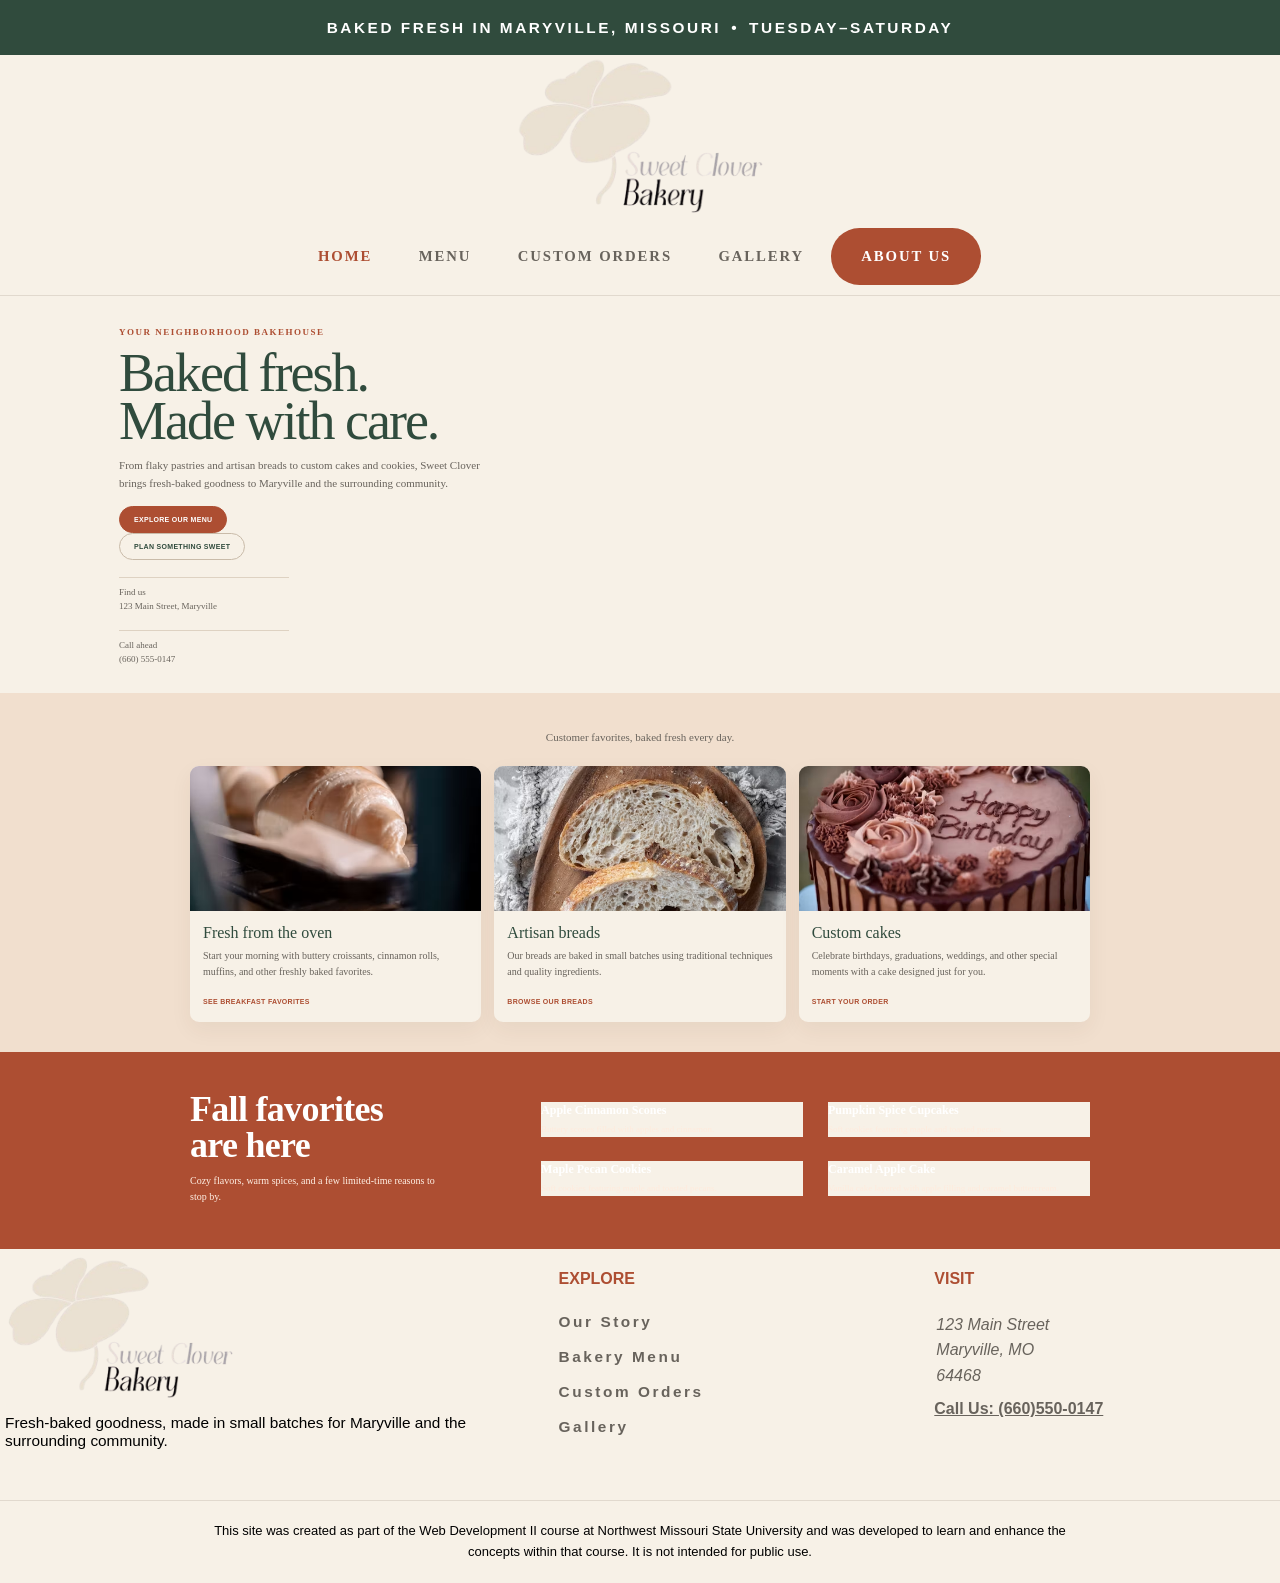
<file: index.html>
<!DOCTYPE html>
<html lang="en">

<head>
    <!--
         Project Description:

         Author(s): Alex Chagnon, Mitchell Nelson
         Date:   10/15/2026
   
         Filename: index.html
   
      -->

    <meta charset="utf-8" />
    <meta name="viewport" content="width=device-width, initial-scale=1" />
    <meta name="description" content="Looking for a Maryville bakery? Sweet Clover Bakery offers fresh baked goods, artisan bread, custom cakes, and cookies made with care." />
    <meta name="keywords" content="Maryville bakery, bakery in Maryville Missouri, local bakery, custom cakes Maryville, fresh baked goods, custom cookies, artisan bread, birthday cakes Maryville" />
    <meta name="author" content="Alex Chagnon, Mitchell Nelson" />
    <meta name="robots" content="index, follow" />
    <title>Sweet Clover Bakery</title>
    <link href="styles.css" rel="stylesheet" />

</head>

<body class="home-page">
    <div class="announcement-bar">
        BAKED FRESH IN MARYVILLE, MISSOURI
        <span class="announcement-divider">•</span>
        TUESDAY–SATURDAY
    </div>
    <header>
        <a href="index.html">
            <img src="images/logo.png" alt="Sweet Clover Bakery">
        </a>
        <nav>
            <a href="index.html">Home</a>
            <a href="menu.html">Menu</a>
            <a href="customorders.html">Custom Orders</a>
            <a href="gallery.html">Gallery</a>
            <a href="aboutus.html">About Us</a>
        </nav>

    </header>
    <main>
        <article>
            <!-- top content for home page content -->
            <p>Your neighborhood bakehouse</p>
            <h1>Baked fresh. <br> Made with care.</h1>
            <p>From flaky pastries and artisan breads to custom cakes and cookies,
                Sweet Clover brings fresh-baked goodness to Maryville and the
                surrounding community.</p>
            <a href="menu.html">Explore our menu</a>
            <a href="customorders.html">Plan Something sweet</a>
            <p>Find us <br> 123 Main Street, Maryville</p>

            <p>Call ahead <br> (660) 555-0147 </p>
        </article>

        <!-- Feature cards -->
        <section>
            <p>
                Customer favorites, baked fresh every day.
            </p>
            <div>
                <article>
                    <img src=images/breadoven.jpg alt="Freshly baked golden croissants">
                    <div>
                        <h2>Fresh from the oven</h2>
                        <p>
                            Start your morning with buttery croissants,
                            cinnamon rolls, muffins, and other freshly
                            baked favorites.
                        </p>
                        <a href="menu.html">
                            See breakfast favorites
                        </a>
                    </div>
                </article>

                <article>
                    <img src=images/sourdough.jpg alt="Fresh artisan bread and croissants">
                    <div>
                        <h2>Artisan breads</h2>
                        <p>
                            Our breads are baked in small batches using
                            traditional techniques and quality ingredients.
                        </p>
                        <a href="menu.html">
                            Browse our breads
                        </a>
                    </div>
                </article>

                <article>
                    <img src=images/birthdaycake.jpg alt="Beautiful custom celebration cake">
                    <div class="card-content">
                        <h2>Custom cakes</h2>
                        <p>
                            Celebrate birthdays, graduations, weddings,
                            and other special moments with a cake designed
                            just for you.
                        </p>
                        <a href="customorders.html">
                            Start your order
                        </a>
                    </div>
                </article>
            </div>
        </section>

        <!-- Fall favorites -->
        <section>
            <div>
                <div>
                    <h2>Fall favorites<br>are here</h2>
                    <p>
                        Cozy flavors, warm spices, and a few limited-time
                        reasons to stop by.
                    </p>
                </div>

                <div>
                    <article>
                        <h3>Apple Cinnamon Scones</h3>
                        <p>Buttery scones filled with apples and cinnamon.</p>
                    </article>

                    <article>
                        <h3>Pumpkin Spice Cupcakes</h3>
                        <p>Soft cookies featuring maple and toasted pecans.</p>
                    </article>

                    <article>
                        <h3>Maple Pecan Cookies</h3>
                        <p>Soft cookies featuring maple and toasted pecans.</p>
                    </article>

                    <article>
                        <h3>Caramel Apple Cake</h3>
                        <p>Vanilla cake layered with apple filling and caramel buttercream.</p>
                    </article>
                </div>
            </div>
        </section>
    </main>

    <footer>
        <div class="footer-container">
            <!-- Left Column -->
            <div class="footer-column">
                <a href="index.html">
                    <img src="images/logo.png" alt="Sweet Clover Bakery">
                </a>
                <p>Fresh-baked goodness, made in small batches for Maryville and the surrounding community.</p>
            </div>


            <!--Middle Column-->
            <div class="footer-column">
                <h4>EXPLORE</h4>
                <ul>
                    <li><a href="aboutus.html">Our Story</a></li>
                    <li><a href="menu.html">Bakery Menu</a></li>
                    <li><a href="customorders.html">Custom Orders</a></li>
                    <li><a href="gallery.html">Gallery</a></li>
                </ul>
            </div>

            <!-- Right Column -->
            <div class="footer-column">
                <h4>VISIT</h4>
                <address>
                    123 Main Street<br>
                    Maryville, MO<br>
                    64468<br>
                </address>
                <a href="tel:+660550147">Call Us: (660)550-0147</a>
                
            </div>

        </div>

        <div class="footer-bottom">
            <p>This site was created as part of the Web Development II course at Northwest Missouri State University and was developed to learn and enhance the concepts within that course. It is not intended for public use.</p>
        </div>
    </footer>
</body>


</html>
</file>
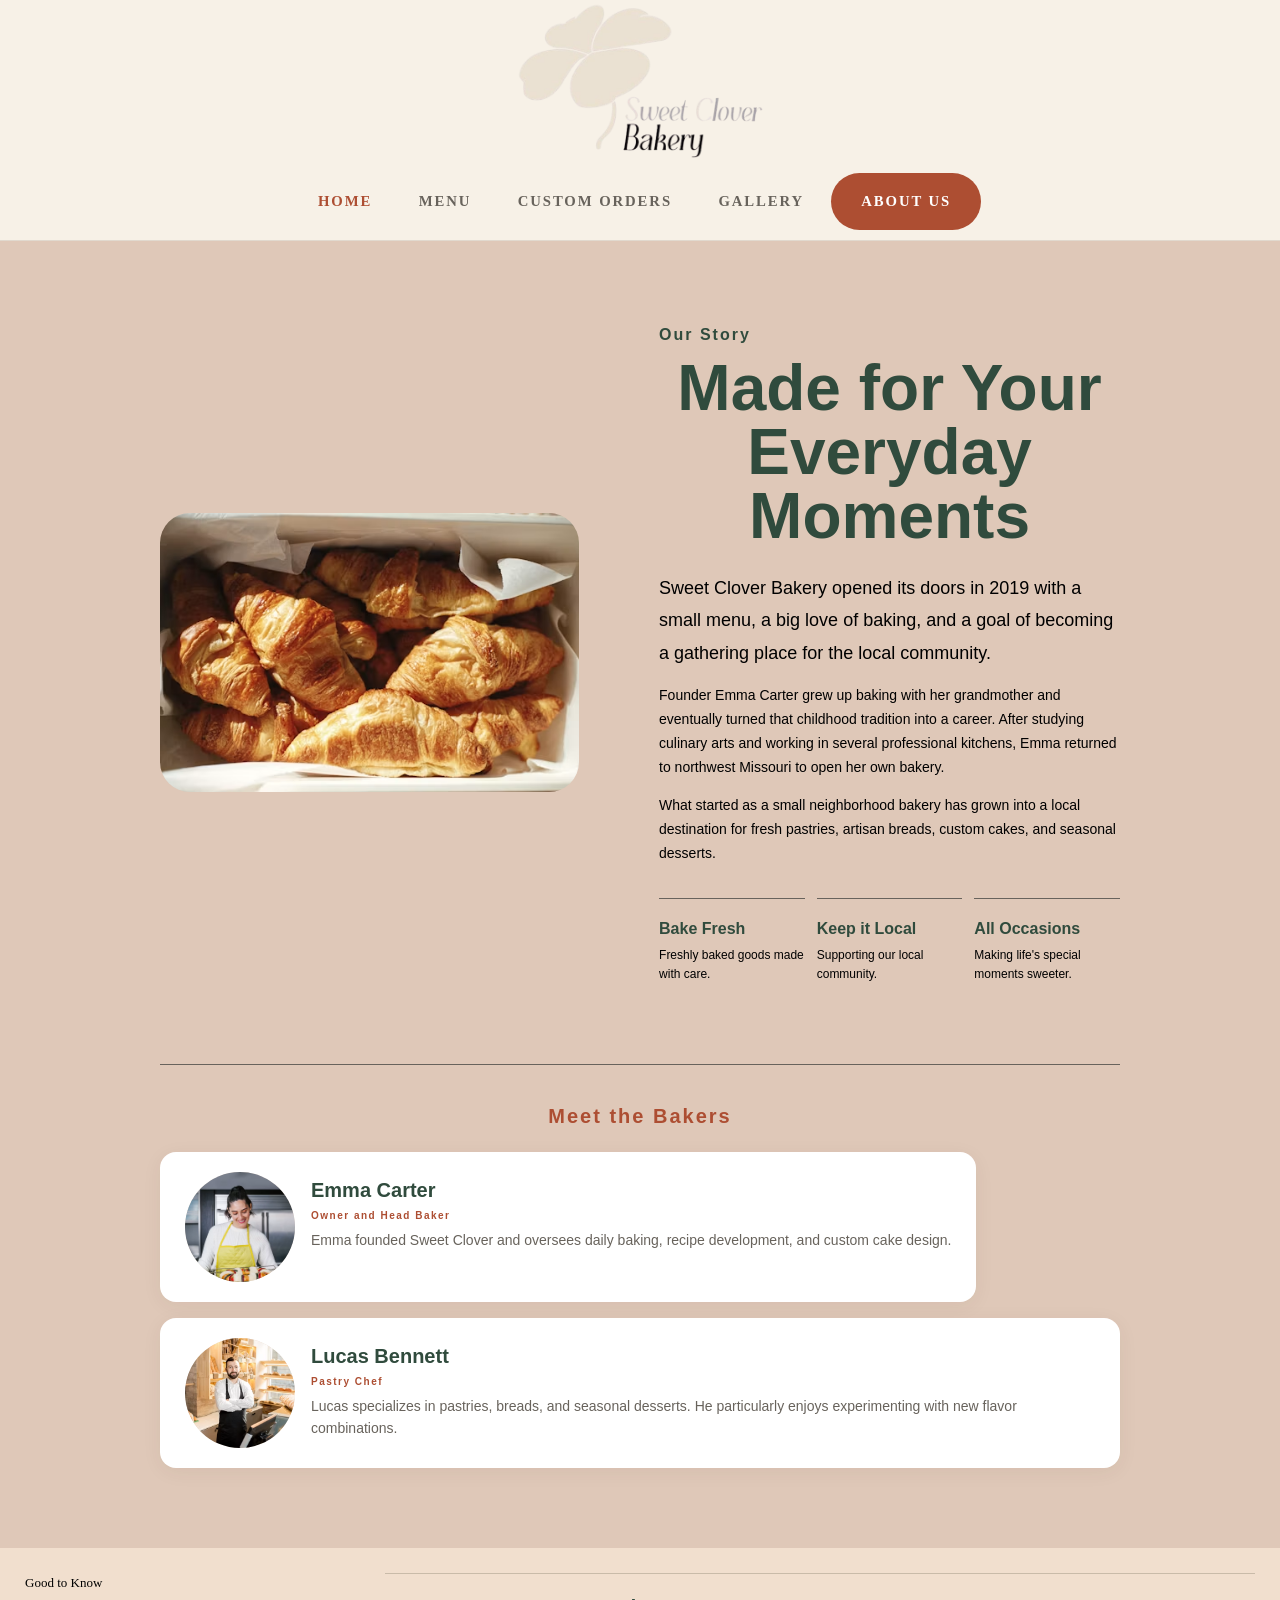
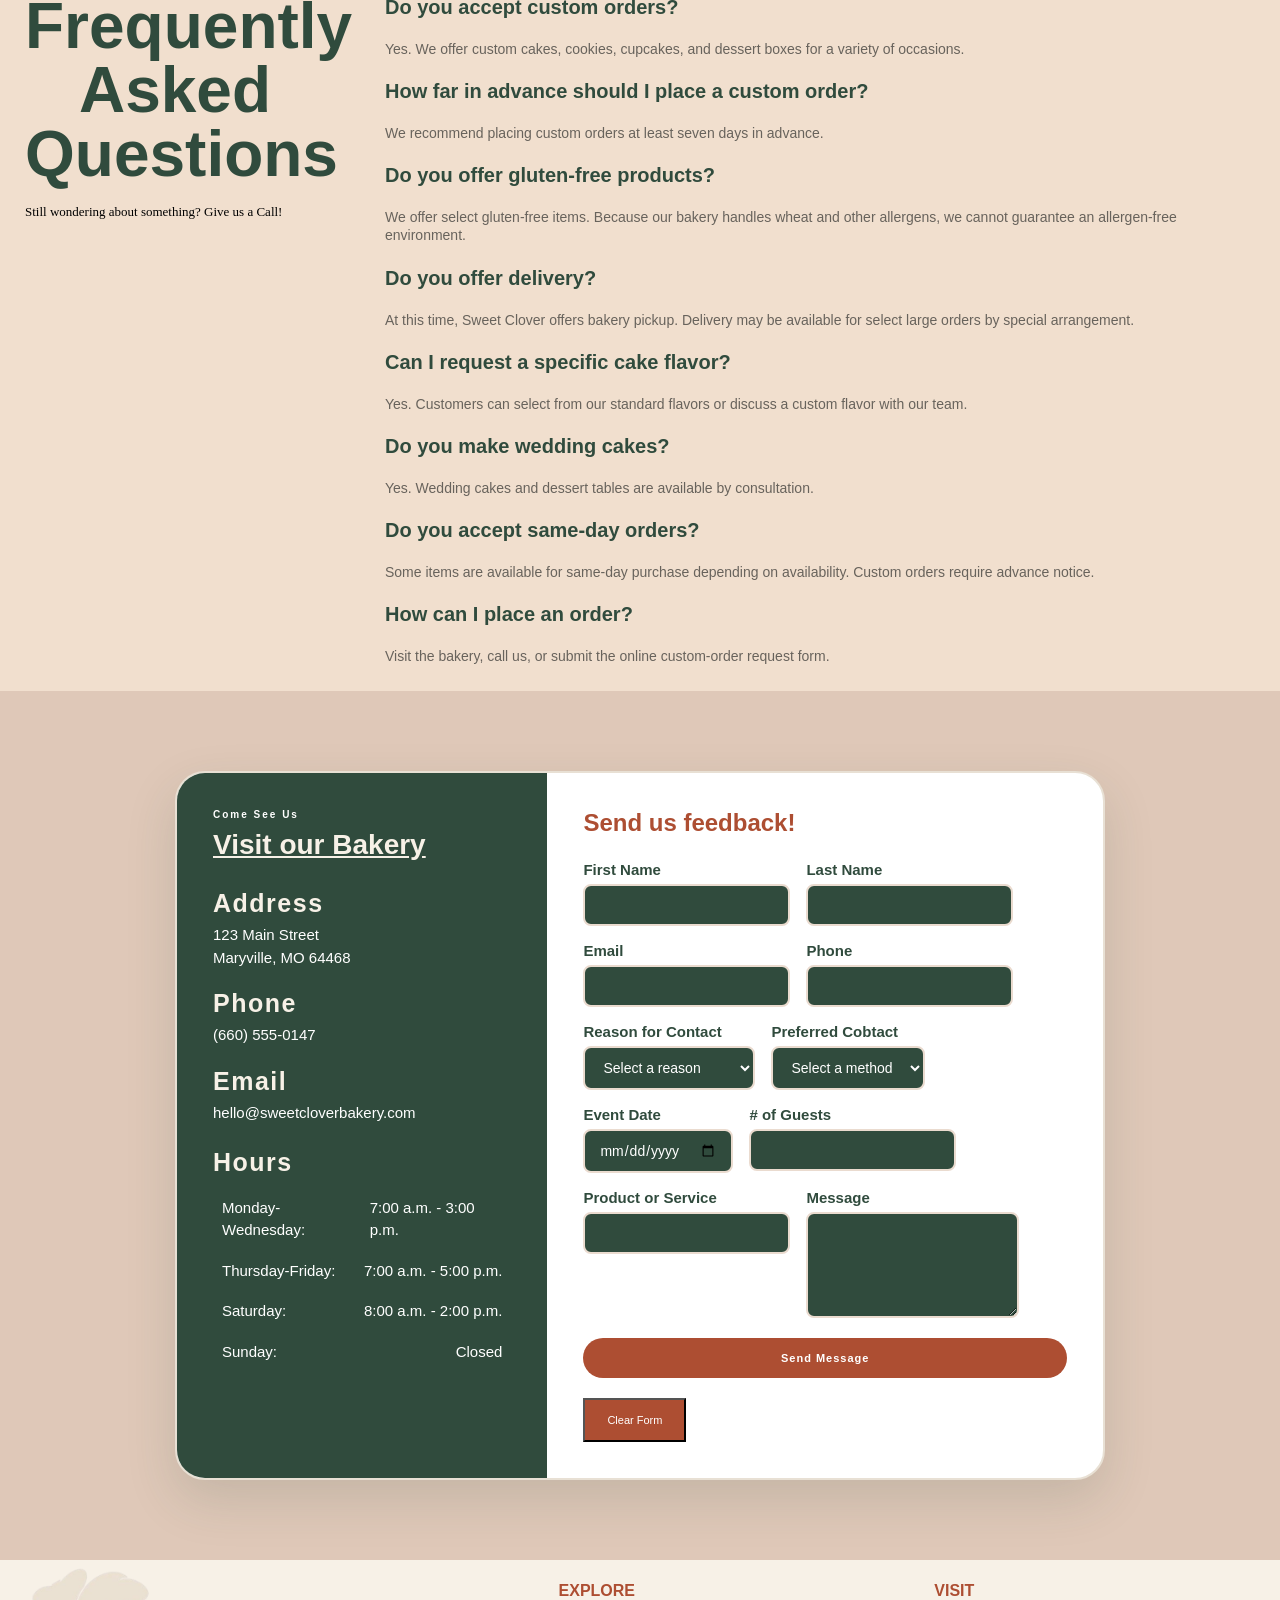
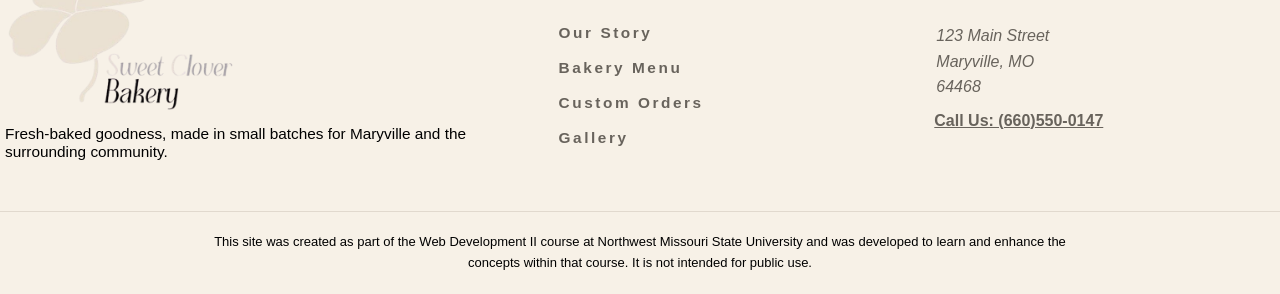
<file: aboutus.html>
<!DOCTYPE html>
<html lang="en">

<head>
    <!--
         Project Description:

         Author(s): Alex Chagnon,
         Date:   
   
         Filename: aboutus.html
   
      -->

    <meta charset="utf-8" />
    <meta name="viewport" content="width=device-width, initial-scale=1" />
    <meta name="description" content="Learn the history of Sweet Clover Bakery in Maryville Missouri. From our origins to our bakers, this page has it all">
    <title>About Us</title>
    <link href="styles.css" rel="stylesheet" />

</head>

<body>
    <header>
        <a href="index.html">
            <img src="images/logo.png" alt="Sweet Clover Bakery">
        </a>
        <nav>
            <a href="index.html">Home</a>
            <a href="menu.html">Menu</a>
            <a href="customorders.html">Custom Orders</a>
            <a href="gallery.html">Gallery</a>
            <a href="aboutus.html">About Us</a>
        </nav>

    </header>

    <main class="aboutus">
        <!-- our story section -->
        <section class="ourstory">
            <div class="storycontent">

                <img src="images/croissants2.jpg" alt="Freshly baked goods at Sweet Clover Bakery">
                <div class="storytext">
                    <p>Our Story</p>

                    <h1>Made for Your Everyday Moments</h1>

                    <p>Sweet Clover Bakery opened its doors in 2019 with a small menu, a big love of baking, and a goal of becoming a gathering place for the local community.</p>

                    <p>Founder Emma Carter grew up baking with her grandmother and eventually turned that childhood tradition into a career. After studying culinary arts and working in several professional kitchens, Emma returned to northwest Missouri to open her own bakery.</p>

                    <p>What started as a small neighborhood bakery has grown into a local destination for fresh pastries, artisan breads, custom cakes, and seasonal desserts.</p>

                    <div class="values">
                        <div>
                            <h2>Bake Fresh</h2>
                            <p>Freshly baked goods made with care.</p>
                        </div>

                        <div>
                            <h2>Keep it Local</h2>
                            <p>Supporting our local community.</p>
                        </div>

                        <div>
                            <h2>All Occasions</h2>
                            <p>Making life's special moments sweeter.</p>
                        </div>

                    </div>
                </div>


            </div>

            <div class="profiles">
                <h2>Meet the Bakers</h2>
                <div class="baker">
                    <img src="images/emmacarter.jpg" alt="Emma Carter">
                    <div class="bakerinfo">
                        <h3>Emma Carter</h3>
                        <p>Owner and Head Baker</p>
                        <p>Emma founded Sweet Clover and oversees daily baking, recipe development, and custom cake design.</p>
                    </div>
                </div>

                <div class="baker">
                    <img src="images/lucasbennett.jpg" alt="Lucas Bennett">
                    <div class="bakerinfo">
                        <h3>Lucas Bennett</h3>
                        <p>Pastry Chef</p>
                        <p>Lucas specializes in pastries, breads, and seasonal desserts. He particularly enjoys experimenting with new flavor combinations.</p>
                    </div>
                </div>



            </div>
            <!-- faqw section -->
        </section>

        <section class="faqs">
            <div class="faq-intro">
                <p>Good to Know</p>
                <h2>Frequently Asked Questions</h2>
                <p>Still wondering about something? Give us a Call!</p>
            </div>

            <div class="faq-list">
                <div class="faq-qna">
                    <h3>Do you accept custom orders?</h3>
                    <p>Yes. We offer custom cakes, cookies, cupcakes, and dessert boxes for a variety of occasions.</p>
                </div>

                <div class="faq-qna">
                    <h3>How far in advance should I place a custom order?</h3>
                    <p>We recommend placing custom orders at least seven days in advance.</p>
                </div>

                <div class="faq-qna">
                    <h3>Do you offer gluten-free products?</h3>
                    <p>We offer select gluten-free items. Because our bakery handles wheat and other allergens, we cannot guarantee an allergen-free environment.</p>
                </div>

                <div class="faq-qna">
                    <h3>Do you offer delivery?</h3>
                    <p>At this time, Sweet Clover offers bakery pickup. Delivery may be available for select large orders by special arrangement.</p>
                </div>

                <div class="faq-qna">
                    <h3>Can I request a specific cake flavor?</h3>
                    <p>Yes. Customers can select from our standard flavors or discuss a custom flavor with our team.</p>
                </div>

                <div class="faq-qna">
                    <h3>Do you make wedding cakes?</h3>
                    <p>Yes. Wedding cakes and dessert tables are available by consultation.</p>
                </div>

                <div class="faq-qna">
                    <h3>Do you accept same-day orders?</h3>
                    <p>Some items are available for same-day purchase depending on availability. Custom orders require advance notice.</p>
                </div>

                <div class="faq-qna">
                    <h3>How can I place an order?</h3>
                    <p>Visit the bakery, call us, or submit the online custom-order request form.</p>
                </div>

            </div>

        </section>

        <section class="contactsection">
            <!-- contact info -->
            <div class="contactintro">
                <div class="contactinformation">
                    <p>Come See Us</p>
                    <h2>Visit our Bakery</h2>
                </div>

                <div class="contactdetail">
                    <h3>Address</h3>
                    <p>123 Main Street</p>
                    <p>Maryville, MO 64468</p>
                </div>

                <div class="contactdetail">
                    <h3>Phone</h3>
                    <p>(660) 555-0147</p>
                </div>

                <div class="contactdetail">
                    <h3>Email</h3>
                    <p>hello@sweetcloverbakery.com</p>
                </div>

                <div class="contactdetail">
                    <h3>Hours</h3>
                    <p><span>Monday-Wednesday:</span> <span>7:00 a.m. - 3:00 p.m.</span></p>
                    <p><span>Thursday-Friday:</span> <span>7:00 a.m. - 5:00 p.m.</span></p>
                    <p><span>Saturday:</span> <span>8:00 a.m. - 2:00 p.m.</span></p>
                    <p><span>Sunday:</span> <span>Closed</span></p>
                </div>
            </div>
            <!-- contact form. w3 schools was used to help create the form -->
            <div class="contactform">
                <h2>Send us feedback!</h2>

                <form action="#" method="post">
                    <div class="formgroup">
                        <label for="first-name">First Name</label>
                        <input type="text" id="first-name" name="first-name" required="">
                    </div>

                    <div class="formgroup">
                        <label for="last-name">Last Name</label>
                        <input type="text" id="last-name" name="last-name" required="">
                    </div>

                    <div class="formgroup">
                        <label for="email">Email</label>
                        <input type="email" id="email" name="email" required="">
                    </div>

                    <div class="formgroup">
                        <label for="phone">Phone</label>
                        <input type="tel" id="phone" name="phone" required="">
                    </div>

                    <div class="formgroup">
                        <label for="reason">Reason for Contact</label>
                        <select id="reason" name="reason">
                            <option value="">Select a reason</option>
                            <option value="general">SGeneral Question</option>
                            <option value="custom order">Custom Order</option>
                            <option value="event">Event or Catering</option>
                            <option value="other">Other</option>
                        </select>
                    </div>

                    <div class="formgroup">
                        <label for="preferred-contact">Preferred Cobtact</label>
                        <select id="preferred-contact" name="preferred-contact">
                            <option value="">Select a method</option>
                            <option value="email">Email</option>
                            <option value="phone">Phone</option>
                        </select>
                    </div>

                    <div class="formgroup">
                        <label for="event-date">Event Date</label>
                        <input type="date" id="event-date" name="event-date">
                    </div>

                    <div class="formgroup">
                        <label for="guests"># of Guests</label>
                        <input type="number" id="guests" name="event-date" min="1">
                    </div>

                    <div class="formgroup">
                        <label for="product">Product or Service</label>
                        <input type="text" id="product" name="product">
                    </div>

                    <div class="formgroup">
                        <label for="message">Message</label>
                        <textarea id="message" name="message" rows="5" required=""></textarea>
                    </div>

                    <button type="submit">Send Message</button>
                    <button type="reset">Clear Form</button>



                </form>

            </div>




        </section>




    </main>

    <footer>
        <div class="footer-container">
            <!-- Left Column -->
            <div class="footer-column">
                <a href="index.html">
                    <img src="images/logo.png" alt="Sweet Clover Bakery">
                </a>
                <p>Fresh-baked goodness, made in small batches for Maryville and the surrounding community.</p>
            </div>


            <!--Middle Column-->
            <div class="footer-column">
                <h4>EXPLORE</h4>
                <ul>
                    <li><a href="aboutus.html">Our Story</a></li>
                    <li><a href="menu.html">Bakery Menu</a></li>
                    <li><a href="customorders.html">Custom Orders</a></li>
                    <li><a href="gallery.html">Gallery</a></li>
                </ul>
            </div>

            <!-- Right Column -->
            <div class="footer-column">
                <h4>VISIT</h4>
                <address>
                    123 Main Street<br>
                    Maryville, MO<br>
                    64468<br>
                </address>
                <a href="tel:+660550147">Call Us: (660)550-0147</a>
                
            </div>

        </div>

        <div class="footer-bottom">
            <p>This site was created as part of the Web Development II course at Northwest Missouri State University and was developed to learn and enhance the concepts within that course. It is not intended for public use.</p>
        </div>
    </footer>
</body>


</html>
</file>
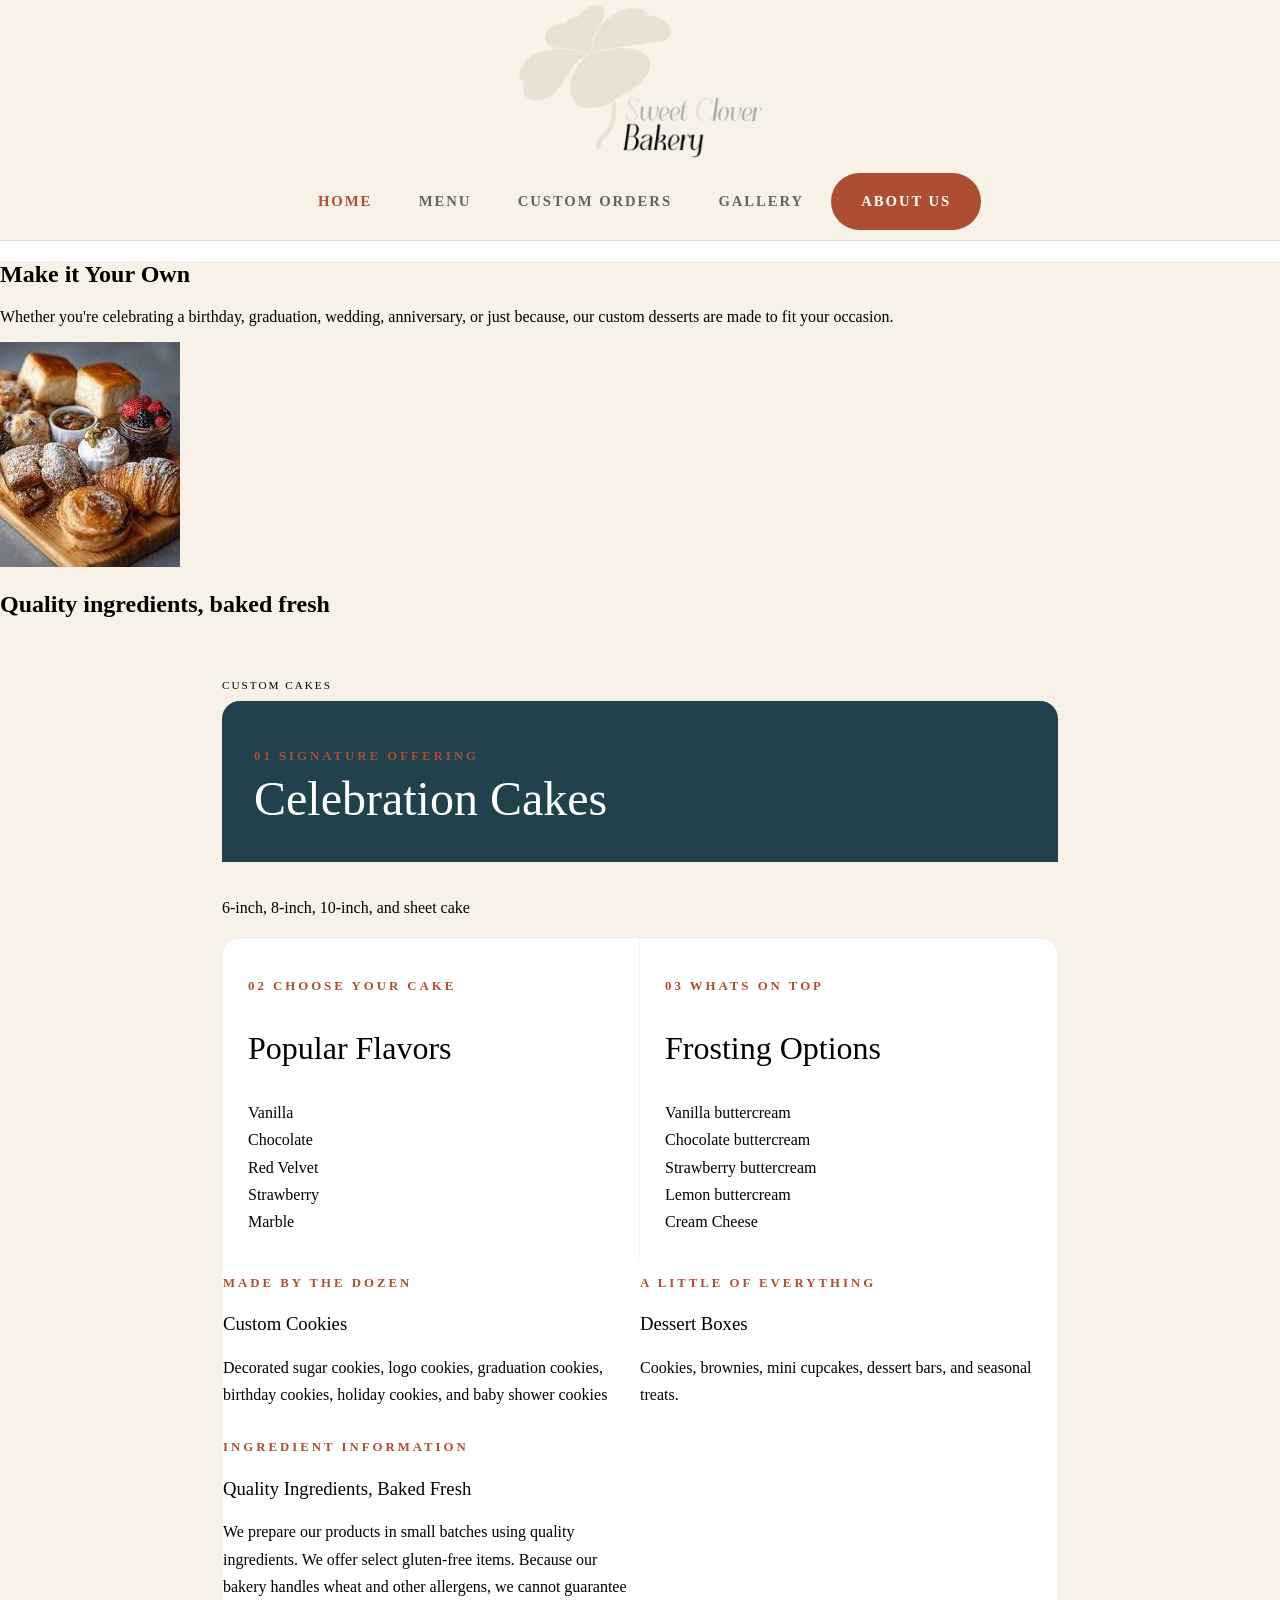
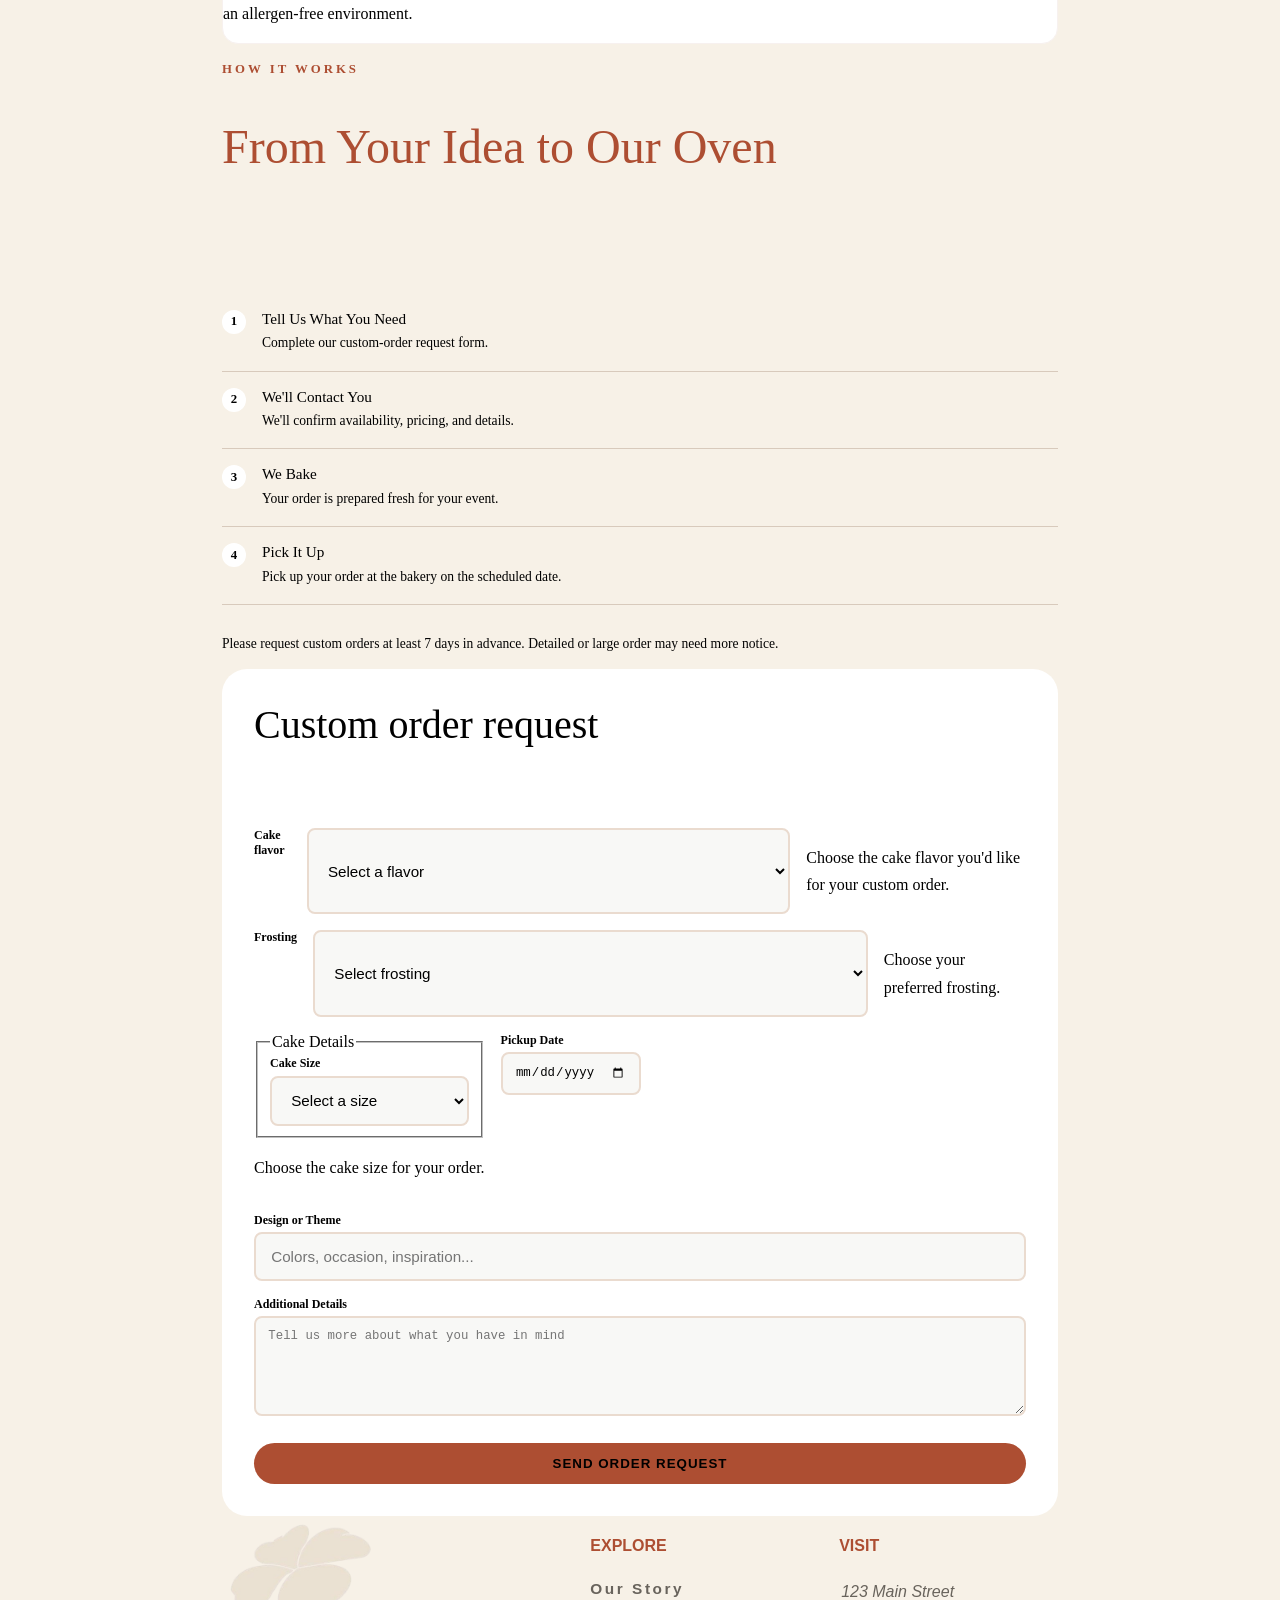
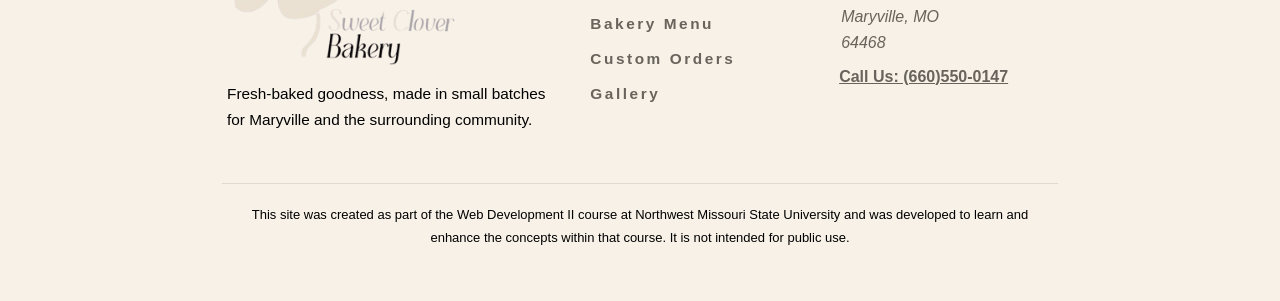
<file: customorders.html>
<!DOCTYPE html>
<html lang="en">
    <head>
      <!--
         Project Description:

         Author(s): Alex Chagnon, Emma Smith  
         Date:   
   
         Filename: customorders.html
   
      -->
      
      <meta charset="utf-8" />
      <meta name="viewport" content="width=device-width, initial-scale=1" />
      <title>Custom Orders</title>
      <link href="styles.css" rel="stylesheet" />

   </head>
<body>
   <section>
      <header>
         <a href="index.html">
            <img src="images/logo.png" alt="Sweet Clover Bakery">
         </a>
         <nav>
            <a href="index.html">Home</a>
            <a href="menu.html">Menu</a>
            <a href="customorders.html">Custom Orders</a>
            <a href="gallery.html">Gallery</a>
            <a href="aboutus.html">About Us</a>
         </nav>
         
      </header>
    </section>
     <main> 
      <article>
        <h1>Make it Your Own</h1>  
          <p>Whether you're celebrating a birthday, graduation, wedding, anniversary, or just because, our custom desserts are made to fit your occasion.</p>
          <img src="images/assortedpastries.jpg" alt="Assorted Pastries">
        <h2>Quality ingredients, baked fresh</h2>
          
        <section class="custom-cakes">
            <h2 class="section-label">Custom Cakes</h2>
            
            <!--Top Box-->
            <div class="signature-offering">
                <div class="signature-cardcontent">
                    <p class="step-label">01 SIGNATURE OFFERING</p>
                    <h3>Celebration Cakes</h3></div>
                </div>
            <div class="signature-offeringdescription">
                <p>6-inch, 8-inch, 10-inch, and sheet cake</p></div>
            
            <!--Second Box-->
            <div class="cake-options">
                <div class="option-card">
                    <p class="step-label">02 CHOOSE YOUR CAKE</p>
                        <h3>Popular Flavors</h3>
                            <ul>
                                <li>Vanilla</li>
                                <li>Chocolate</li>
                                <li>Red Velvet</li>
                                <li>Strawberry</li>
                                <li>Marble</li>
                            </ul>
                </div>
            <div class="option-card">
                <p class="step-label">03 WHATS ON TOP</p>
                    <h3>Frosting Options</h3>
                    <ul>
                        <li>Vanilla buttercream</li>
                        <li>Chocolate buttercream</li>
                        <li>Strawberry buttercream</li>
                        <li>Lemon buttercream</li>
                        <li>Cream Cheese</li>
                    </ul>
                </div>
        <!-- Last Rows -->
            <div class="cookie-card">
                <p class="step-label">MADE BY THE DOZEN</p>
                <h3>Custom Cookies</h3>
                    <p>Decorated sugar cookies, logo cookies, graduation cookies, birthday cookies, holiday cookies, and baby shower cookies</p>
                </div>
            <div class="dessert-card">
                <p class="step-label">A LITTLE OF EVERYTHING</p>
                    <h3>Dessert Boxes</h3>
                        <p>Cookies, brownies, mini cupcakes, dessert bars, and seasonal treats.</p>
            </div>
            <div class="ingredents-card">
                <p class="step-label">INGREDIENT INFORMATION</p>    
                <h3>Quality Ingredients, Baked Fresh</h3>
                    <p>We prepare our products in small batches using quality ingredients. We offer select gluten-free items. Because our bakery handles wheat and other allergens, we cannot guarantee an allergen-free environment.</p>
                </div>
         </div>
        
        <section class="custom-order-selection">
            <!-- Left Column -->
            <div class="how-it-works">
                <p class="step-label">HOW IT WORKS</p>
                <h2>From Your Idea to Our Oven</h2>
                <div class="steps">
                    <div class="step">
                        <div class="step-number">1</div>
                        <div class="step-content">
                            <h3>Tell Us What You Need</h3>
                            <p>Complete our custom-order request form.</p>
                        </div>
                     </div>
                    <div class="step">
                        <div class="step-number">2</div>
                        <div class="step-content">
                            <h3>We'll Contact You</h3>
                            <p>We'll confirm availability, pricing, and details.</p>
                        </div>
                    </div>
                      <div class="step">
                        <div class="step-number">3</div>
                        <div class="step-content">
                            <h3>We Bake</h3>
                            <p>Your order is prepared fresh for your event.</p>
                        </div>
                    </div>
                      <div class="step">
                        <div class="step-number">4</div>
                        <div class="step-content">
                            <h3>Pick It Up</h3>
                            <p>Pick up your order at the bakery on the scheduled date.</p>
                        </div>
                    </div>
                </div>
            </div>
                <p class="notice">
                    Please request custom orders at least 7 days in advance. Detailed or large order may need more notice.</p>
            
        <!-- Right Column -->
            <div class="order-form-card">
                <h2>Custom order request</h2>
           <form>
                 <div class="form-row">
                    <label for="flavor">Cake flavor</label>
                    <select id="cake-flavor" name="cake-flavor" aria-label="Cake Flavor">
                       <option>Select a flavor</option>
                        <option>Vanilla</option>
                        <option>Chocolate</option>
                        <option>Red Velvet</option>
                        <option>Strawberry</option>
                    </select>
                     <p id="flavor-help">Choose the cake flavor you'd like for your custom order.</p>
                </div>
               
                    <div class="form-row">
                    <label for="frosting">Frosting</label>
                    <select id="frosting" name="frosting" aria-describedby="frosting-help">
                       <option>Select frosting</option>
                        <option>Buttercream</option>
                        <option>Cream Cheese </option>
                        <option>Ganache</option>
                    </select>
                    <p id="frosting-help">Choose your preferred frosting.</p>
                        
                </div>
               
                     <div class="form-row">
                    <div class="form-group">
                        <fieldset>
                        <legend>Cake Details</legend>
                    <label for="size">Cake Size</label>
                    <select id="cake-size" name="cake-size" aria-describedby="size-help" required>
                       <option>Select a size</option>
                        <option>6 inch</option>
                        <option>8 inch</option>
                        <option>10 inch</option>
                    </select>
                            </fieldset>
                    <p id="size-help">Choose the cake size for your order.</p>
                </div>
                         
                    <div class="form-group">
                    <label for="pickupDate">Pickup Date</label>
                    <input type="date" id="pickupDate" name="pickupDate">
                </div>
             </div>
                <div class="form-group">
                    <label for="theme">Design or Theme</label>
                        <input type="text" id="theme" name="theme" placeholder="Colors, occasion, inspiration...">
                </div>
                <div class="form-group">
                    <label for="details">Additional Details</label>
                    <textarea id="details" name="details" row="6" placeholder="Tell us more about what you have in mind"></textarea>
                </div>
            <button type="submit">SEND ORDER REQUEST</button>
            </form>
                </div>
        </section>
    
            
      <footer>
        <div class="footer-container">
            <!-- Left Column -->
            <div class="footer-column">
                <a href="index.html">
                    <img src="images/logo.png" alt="Sweet Clover Bakery">
                </a>
                <p>Fresh-baked goodness, made in small batches for Maryville and the surrounding community.</p>
            </div>


            <!--Middle Column-->
            <div class="footer-column">
                <h4>EXPLORE</h4>
                <ul>
                    <li><a href="aboutus.html">Our Story</a></li>
                    <li><a href="menu.html">Bakery Menu</a></li>
                    <li><a href="customorders.html">Custom Orders</a></li>
                    <li><a href="gallery.html">Gallery</a></li>
                </ul>
            </div>

            <!-- Right Column -->
            <div class="footer-column">
                <h4>VISIT</h4>
                <address>
                    123 Main Street<br>
                    Maryville, MO<br>
                    64468<br>
                </address>
                <a href="tel:+660550147">Call Us: (660)550-0147</a>
                
            </div>
        </div>
        <div class="footer-bottom">
            <p>This site was created as part of the Web Development II course at Northwest Missouri State University and was developed to learn and enhance the concepts within that course. It is not intended for public use.</p>
        </div>
    </footer>
          </section>
     </article> 
     </main>
    </body>
</html>
</file>
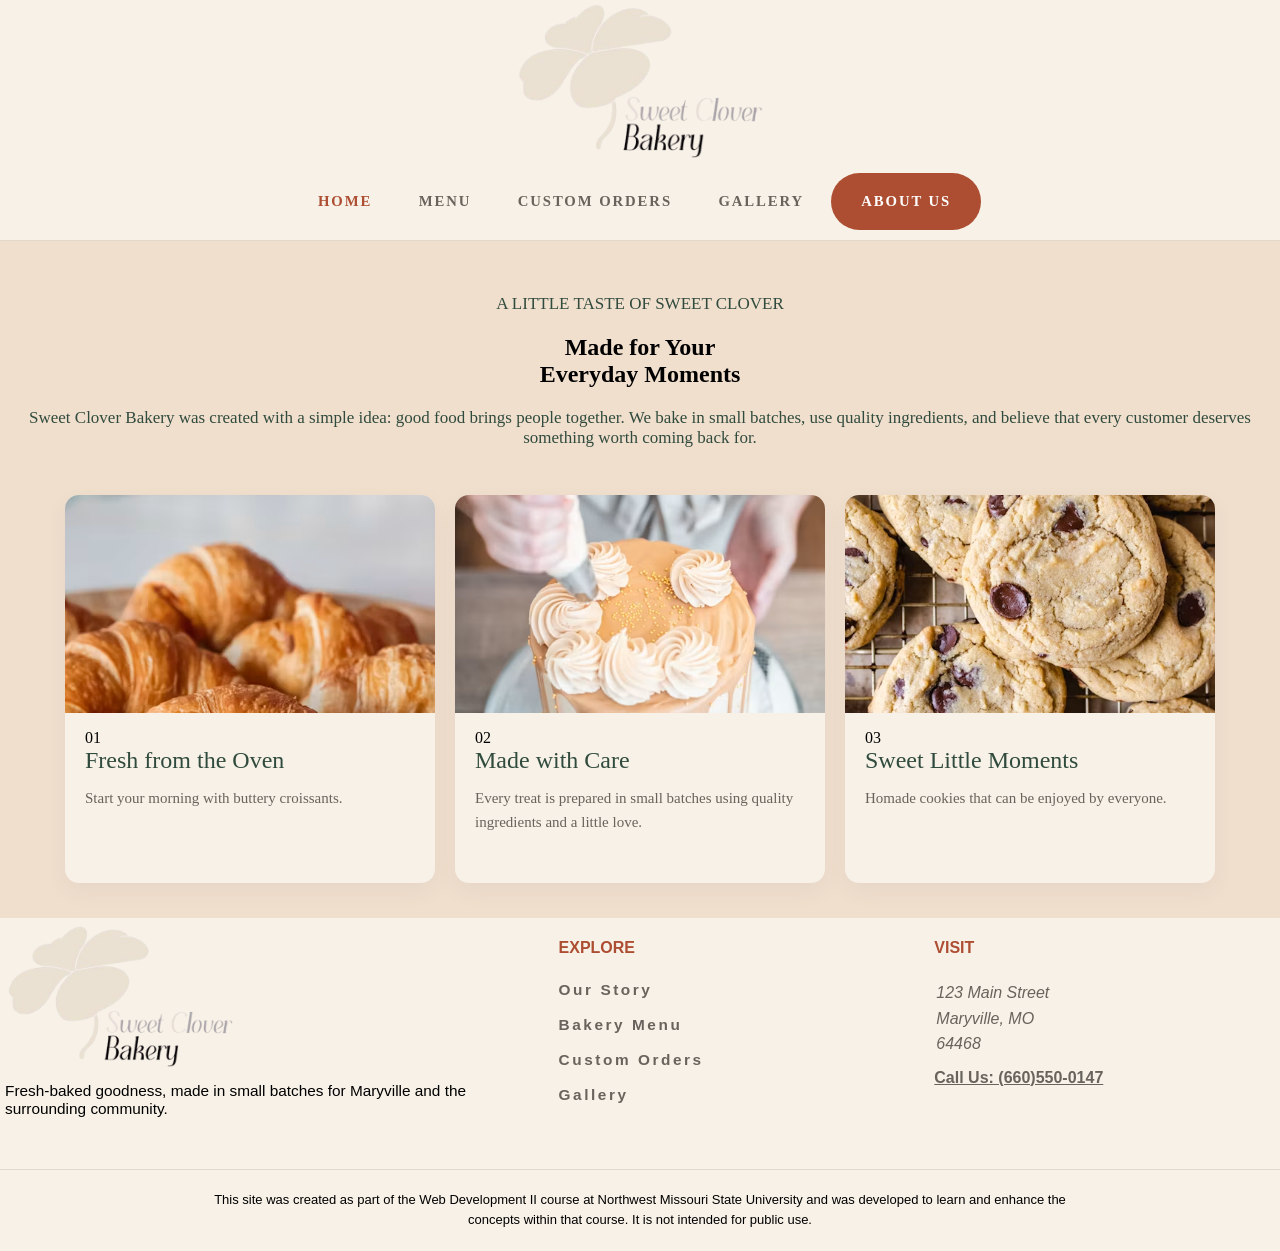
<file: gallery.html>
<!DOCTYPE html>
<html lang="en">
<head>
   <!--
      Project Description: Sweet Clover Bakery Gallery
      Author(s): Alex Chagnon
      Date: 10/27/2026
      Filename: gallery.html
   -->

   <meta charset="utf-8">
   <meta name="viewport" content="width=device-width, initial-scale=1">

   <title>Gallery | Sweet Clover Bakery</title>
   <link href="styles.css" rel="stylesheet">
</head>

<body>

   <header>
      <a href="index.html" class="logo-link">
         <img src="images/logo.png"
              alt="Sweet Clover Bakery"
              class="logo">
      </a>

      <nav>
         <a href="index.html">Home</a>
         <a href="menu.html">Menu</a>
         <a href="customorders.html">Custom Orders</a>
         <a href="gallery.html">Gallery</a>
         <a href="aboutus.html">About Us</a>
      </nav>
   </header>

   <main>

      <section class="gallery-intro">
         <p class="gallery-eyebrow">A LITTLE TASTE OF SWEET CLOVER</p>

         <h1>
            Made for Your<br>
            <span>Everyday Moments</span>
         </h1>

         <p class="gallery-description">
            Sweet Clover Bakery was created with a simple idea:
            good food brings people together. We bake in small
            batches, use quality ingredients, and believe that
            every customer deserves something worth coming back for.
         </p>
      </section>

      <section class="gallery-section">

         <div class="gallery-grid">

            <article class="gallery-card">
               <img src="images/croissants1.avif"
                    alt="Freshly baked golden croissants">

               <div class="gallery-card-content">
                  <span class="gallery-number">01</span>
                  <h2>Fresh from the Oven</h2>
                  <p>
                     Start your morning with buttery croissants.
                  </p>
               </div>
            </article>

            <article class="gallery-card">
               <img src="images/cakedecorating.jpg"
                    alt="A cake being decorated by hand">

               <div class="gallery-card-content">
                  <span class="gallery-number">02</span>
                  <h2>Made with Care</h2>
                  <p>
                     Every treat is prepared in small batches
                     using quality ingredients and a little love.
                  </p>
               </div>
            </article>

            <article class="gallery-card">
               <img src="images/cookies.jpg"
                    alt="Freshly baked chocolate chip cookies">

               <div class="gallery-card-content">
                  <span class="gallery-number">03</span>
                  <h2>Sweet Little Moments</h2>
                  <p>
                     Homade cookies that can be enjoyed by everyone.
                  </p>
               </div>
            </article>

         </div>

      </section>

   </main>

  <footer>
        <div class="footer-container">
            <!-- Left Column -->
            <div class="footer-column">
                <a href="index.html">
                    <img src="images/logo.png" alt="Sweet Clover Bakery">
                </a>
                <p>Fresh-baked goodness, made in small batches for Maryville and the surrounding community.</p>
            </div>


            <!--Middle Column-->
            <div class="footer-column">
                <h4>EXPLORE</h4>
                <ul>
                    <li><a href="aboutus.html">Our Story</a></li>
                    <li><a href="menu.html">Bakery Menu</a></li>
                    <li><a href="customorders.html">Custom Orders</a></li>
                    <li><a href="gallery.html">Gallery</a></li>
                </ul>
            </div>

            <!-- Right Column -->
            <div class="footer-column">
                <h4>VISIT</h4>
                <address>
                    123 Main Street<br>
                    Maryville, MO<br>
                    64468<br>
                </address>
                <a href="tel:+660550147">Call Us: (660)550-0147</a>
               
            </div>
        </div>
        <div class="footer-bottom">
            <p>This site was created as part of the Web Development II course at Northwest Missouri State University and was developed to learn and enhance the concepts within that course. It is not intended for public use.</p>
        </div>
    </footer>
</body>
</html>
</file>
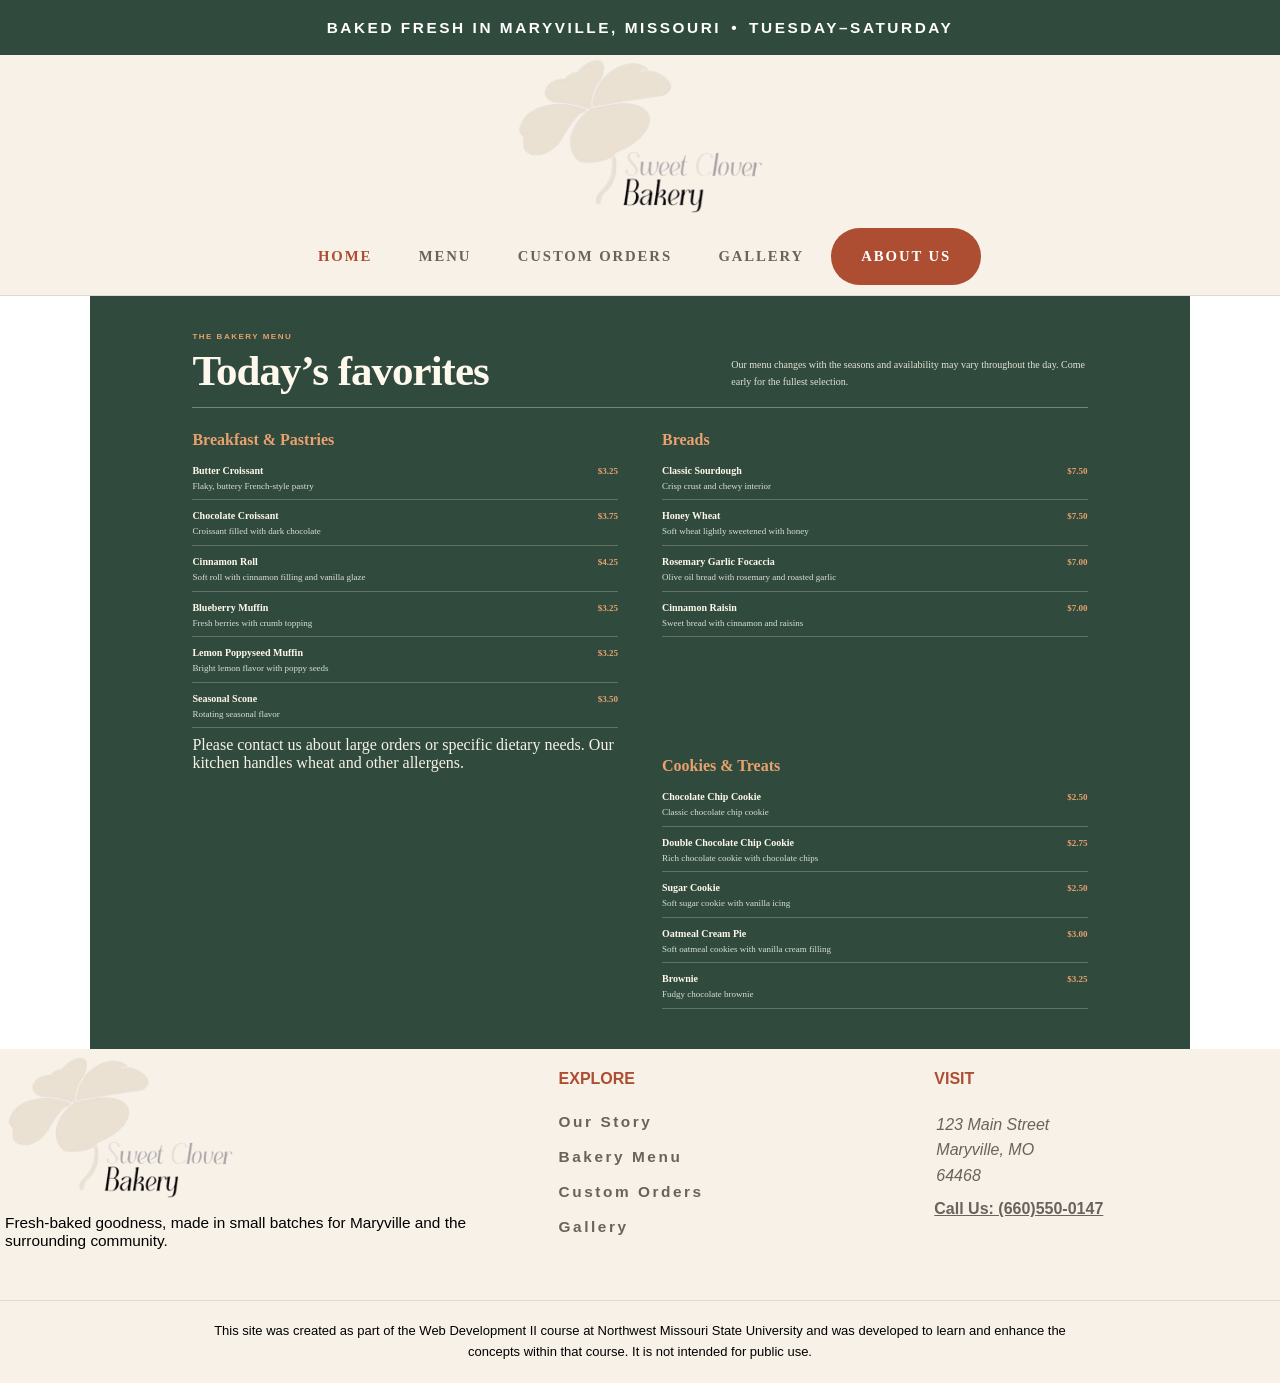
<file: menu.html>
<!DOCTYPE html>
<html lang="en">

<head>
    <!--
         Project Description: menu page. Show

         Author(s): Mitchell Nelson
         Date:   10/25/2026
   
         Filename: menu.html
   
      -->

    <meta charset="utf-8" />
    <meta name="viewport" content="width=device-width, initial-scale=1" />
    <meta name="description" content="Explore the Sweet Clover Bakery menu in Maryville, Missouri, featuring fresh baked goods, buttery pastries, artisan breads, cookies, muffins, and sweet treats." />
    <meta name="keywords" content="Maryville bakery, bakery menu Maryville Missouri, local bakery, fresh baked goods, artisan bread, fresh pastries, bakery cookies, croissants, muffins, cinnamon rolls" />
    <meta name="author" content="Mitchell Nelson" />
    <meta name="robots" content="index, follow" />
    <meta property="og:title" content="Bakery Menu | Sweet Clover Bakery" />
    <meta property="og:description" content="Discover fresh pastries, artisan breads, muffins, cookies, and other delicious baked goods at Sweet Clover Bakery in Maryville, Missouri." />
    <meta property="og:type" content="website" />
    <meta property="og:locale" content="en_US" />
    <title>Sweet Clover Bakery Menu</title>
    <link href="styles.css" rel="stylesheet" />

</head>

<body class="menu-page">
    <div class="announcement-bar">
        BAKED FRESH IN MARYVILLE, MISSOURI
        <span class="announcement-divider">•</span>
        TUESDAY–SATURDAY
    </div>

    <header>
        <a href="index.html">
            <img src="images/logo.png" alt="Sweet Clover Bakery">
        </a>

        <nav>
            <a href="index.html">Home</a>
            <a href="menu.html">Menu</a>
            <a href="customorders.html">Custom Orders</a>
            <a href="gallery.html">Gallery</a>
            <a href="aboutus.html">About Us</a>
        </nav>
    </header>

    <main>
        <!-- Top content for menu body -->
        <article>
            <p>THE BAKERY MENU</p>
            <h1>Today’s favorites</h1>
            <p>
                Our menu changes with the seasons and availability may vary throughout
                the day. Come early for the fullest selection.
            </p>
        </article>

        <!-- Breakfast and pastries -->
        <article>
            <div>
                <h2>Breakfast &amp; Pastries</h2>

                <article>
                    <div>
                        <h3>Butter Croissant</h3>
                        <span>$3.25</span>
                    </div>
                    <p>Flaky, buttery French-style pastry</p>

                    <div>
                        <h3>Chocolate Croissant</h3>
                        <span>$3.75</span>
                    </div>
                    <p>Croissant filled with dark chocolate</p>

                    <div>
                        <h3>Cinnamon Roll</h3>
                        <span>$4.25</span>
                    </div>
                    <p>Soft roll with cinnamon filling and vanilla glaze</p>

                    <div>
                        <h3>Blueberry Muffin</h3>
                        <span>$3.25</span>
                    </div>
                    <p>Fresh berries with crumb topping</p>

                    <div>
                        <h3>Lemon Poppyseed Muffin</h3>
                        <span>$3.25</span>
                    </div>
                    <p>Bright lemon flavor with poppy seeds</p>

                    <div>
                        <h3>Seasonal Scone</h3>
                        <span>$3.50</span>
                    </div>
                    <p>Rotating seasonal flavor</p>
                </article>
            </div>
        </article>

        <!-- Breads menu -->
        <article>
            <div>
                <h2>Breads</h2>

                <article>
                    <div>
                        <h3>Classic Sourdough</h3>
                        <span>$7.50</span>
                    </div>
                    <p>Crisp crust and chewy interior</p>

                    <div>
                        <h3>Honey Wheat</h3>
                        <span>$7.50</span>
                    </div>
                    <p>Soft wheat lightly sweetened with honey</p>

                    <div>
                        <h3>Rosemary Garlic Focaccia</h3>
                        <span>$7.00</span>
                    </div>
                    <p>Olive oil bread with rosemary and roasted garlic</p>

                    <div>
                        <h3>Cinnamon Raisin</h3>
                        <span>$7.00</span>
                    </div>
                    <p>Sweet bread with cinnamon and raisins</p>
                </article>
            </div>
        </article>

        <!-- Cookies and Treats -->
        <article>
            <div>
                <h2>Cookies &amp; Treats</h2>

                <article>
                    <div>
                        <h3>Chocolate Chip Cookie</h3>
                        <span>$2.50</span>
                    </div>
                    <p>Classic chocolate chip cookie</p>

                    <div>
                        <h3>Double Chocolate Chip Cookie</h3>
                        <span>$2.75</span>
                    </div>
                    <p>Rich chocolate cookie with chocolate chips</p>

                    <div>
                        <h3>Sugar Cookie</h3>
                        <span>$2.50</span>
                    </div>
                    <p>Soft sugar cookie with vanilla icing</p>

                    <div>
                        <h3>Oatmeal Cream Pie</h3>
                        <span>$3.00</span>
                    </div>
                    <p>Soft oatmeal cookies with vanilla cream filling</p>

                    <div>
                        <h3>Brownie</h3>
                        <span>$3.25</span>
                    </div>
                    <p>Fudgy chocolate brownie</p>
                </article>
            </div>
        </article>



        <!-- Dietary and allergen information -->
        <div>
            Please contact us about large orders or specific dietary needs.
            Our kitchen handles wheat and other allergens.
        </div>
    </main>

    <footer>
        <div class="footer-container">
            <!-- Left Column -->
            <div class="footer-column">
                <a href="index.html">
                    <img src="images/logo.png" alt="Sweet Clover Bakery">
                </a>
                <p>Fresh-baked goodness, made in small batches for Maryville and the surrounding community.</p>
            </div>


            <!--Middle Column-->
            <div class="footer-column">
                <h4>EXPLORE</h4>
                <ul>
                    <li><a href="aboutus.html">Our Story</a></li>
                    <li><a href="menu.html">Bakery Menu</a></li>
                    <li><a href="customorders.html">Custom Orders</a></li>
                    <li><a href="gallery.html">Gallery</a></li>
                </ul>
            </div>

            <!-- Right Column -->
            <div class="footer-column">
                <h4>VISIT</h4>
                <address>
                    123 Main Street<br>
                    Maryville, MO<br>
                    64468<br>
                </address>
                <a href="tel:+660550147">Call Us: (660)550-0147</a>
            </div>

        </div>

        <div class="footer-bottom">
            <p>This site was created as part of the Web Development II course at Northwest Missouri State University and was developed to learn and enhance the concepts within that course. It is not intended for public use.</p>
        </div>
    </footer>
</body>


</html>
</file>
<file: styles.css>
@charset "utf-8";

/*
{"path":"/tauri/C/Users/S580229/OneDrive - nwmissouri.edu/Documents/2026-2027 Courses/Fall 2026/Web Development/Web Dev Project/web-dev-ii-fa26-group-project-group-1/styles.css"}   Project Name:
   Author(s): Mitchell Nelson
   Date: 10/15/2026
   Filename: styles.css

*/


/* HTML and Body styles utilized AI tool, wasn't logged into CHATGPT, 3 following pieces of code were created by GPT, Mrs. Linville oversaw the whole process */
html,
body {
    margin: 0;
    padding: 0;
    width: 100%;
}

*,
*::before,
*::after {
    box-sizing: border-box;
}

body {
    min-height: 100vh;
    display: flex;
    flex-direction: column;
}

/* Main page content */
article {
    flex: 1;
    background-color: #f7f1e7
}

/* Announcement styles */
.announcement-bar {
    display: flex;
    width: 100%;
    min-height: 55px;
    margin: 0;
    border: none;
    outline: none;
    box-sizing: border-box;

    align-items: center;
    justify-content: center;
    flex-wrap: wrap;
    gap: 10px;

    background-color: #304b3d;
    color: #ffffff;
    padding: 14px 16px;

    font-family: Arial, Helvetica, sans-serif;
    font-size: clamp(10px, 1.2vw, 17px);
    font-weight: bold;
    letter-spacing: clamp(1px, 0.2vw, 3px);
    line-height: 1.5;
    text-align: center;
}

/* Header styles */
header {
   background-color: #f7f1e7;
   min-height: 200px;
   display: flex;
   flex-direction: column;
   align-items: center;
   justify-content: center;
   padding: 1px 20px 10px;
   border-bottom: 1px solid #e1d9ce;
}

header > a {
   display: flex;
   justify-content: center;
   align-items: center;
   margin-bottom: 15px;
}

header img {
   display: block;
   width: 250px;
   height: auto;
   object-fit: contain;
}

/* Navigation list styles */
nav {
    display: flex;
    flex-direction: row;
    align-items: center;
    justify-content: center;
    flex-wrap: wrap;
    gap: 8px;
    width: 100%;
    max-width: 1000px;
    margin: 0 auto;
}

nav a {
    display: inline-flex;
    align-items: center;
    justify-content: center;
    text-align: center;
    text-decoration: none;
    color: #68635c;
    font-size: clamp(11px, 1.15vw, 16px);
    font-weight: bold;
    letter-spacing: clamp(0.5px, 0.15vw, 2px);
    text-transform: uppercase;
    padding: 17px clamp(10px, 1.5vw, 20px);
    border-radius: 0;
    background-color: transparent;
    transition: color 0.25s ease;
}

nav a:not(:last-child) {
    text-decoration: none;
    text-underline-offset: 6px;
    text-decoration-thickness: 2px;
}

nav a:not(:last-child):hover {
    color: #ad4e32;
    text-decoration: underline;
    background-color: transparent;
}

nav a:first-child {
    color: #ad4e32;
}

nav a:last-child {
   background-color: #ad4e32;
   color: #ffffff;
   padding: 20px 30px;
   border-radius: 40px;
   text-decoration: none;
}

nav a:last-child:hover {
   background-color: #8f3e28;
   color: #ffffff;
   text-decoration: none;
}

nav a:focus-visible {
   outline: 2px solid #304b3d;
   outline-offset: 4px;
}

/* Article Styles */

/*Custom Order Page Styles Emma Smith*/ 
.container {
    width: 90%;
        max-width: 1280px;
    margin: auto;
}

.two-column {
    display: grid;
    grid-template-columns: 1fr 1.2fr;
    gap: 32px;
    align-items: start;
}

.section {
    padding: 80px 0;
}
.body {
    background-color: #98a7eb;
}
/* Section */
.custom-cakes {
    background: #f7f1e7; 
    padding: 30px;
    border-radius: 20px;
    max-width: 900px;
    margin: 0 auto;
    font-family: Georgia, serif;
}
/*Small label*/
.section-label,
.step-label {
    font-size: 0.7em;
    text-transform: uppercase;
    letter-spacing: 2px;
    color: #000000;
    font-weight: bold;
    margin-bottom: 10px;
}
/* Top feature card */
.signature-offering {
    background-color: #21424c;
    border-radius: 18px 18px 0 0;
    padding: 30px;
    display: flex;
    justify-content: space-between;
    align-items: center;
}
.signature-cardcontent h3 {
    font-size: 3em;
    margin: 10px 0;
    line-height: 0.9;
    color: #ffffff;
}

/*flavors and frosting*/
.cake-options {
    display: flex;
    gap: 0;
    margin: 15px 0;
    border-radius: 16px;
    overflow: hidden;
    background-color: #ffffff;
    border: 1px solid #f7f1ef; 
}
.option-card {
    flex: 1;
    padding: 25px;
}
.option-card:first-child {
    border-right: 1px solid #f7f1ef;
}
.option-card h3 {
    font-size: 2em;
    color: #000000;
    margin: 10px 1 15px;
}
.option-card ul {
   list-style: none;
    padding: 0;
    margin: 0;
}
.option-card li {
    color: #000000;
    line-height: 1.7;
}
/* =========================
   GENERAL TYPOGRAPHY
========================= */

.custom-cakes h2,
.custom-cakes h3 {
    font-weight: normal;
}

.custom-cakes p {
    line-height: 1.7;
}
.body {
    margin: 0;
    padding: 0;
    background-color: #f7f1e7;
    font-family: Arial, Helvetica, sans-serif;
    color: #0f0f0f
}

.custom-cakes-container {
    max-width: 420px;
    margin: 0 auto;
}

/* Feature Cards */

.features {
    display: flex;
    flex-direction: column;
    gap: 16px;
}
/* Block Section */
.custom-cakes {
    padding: 2em;
}

/*Top Box*/
.signature-offering {
    display: flex;
    justify-content: space-between;
    align-items: center;
    margin-bottom: 2em;
    padding: 2em;
}
/*Left side of top box*/
.signature-offering_content {
    width: 60;
}
/* Right side of top box */
.signature-offering_description {
    width: 35%
}
/*Bottom Row */
.cake-options {
    display: grid;
    grid-template-columns: 1fr 1fr;
}

/*Form*/
.custdom-order-selection {
    display: grid;
    grid-template-columns: 1fr, 1.3fr;
    gap: 3em;
    max-width: 1200px;
    margin: 4em auto;
    padding: 2em;
    background-color: #eadbcf;
    border-radius: 30px;
}

/* Left Side */
.how-it-workds {
    color: #21424c
}
.step-label {
    color: #ad4e32;
    letter-spacing: 3px;
    font-size: .8em;
    font-weight: 1.5em;
}
.how-it-works h2 {
    font-family: Georgia, serif;
    font-size: 3em;
    font-weight: 500;
    line-height: 1.1;
    color: #ad4e32;
    margin-bottom: 2.5em;
}

/* Steps */
.steps {
    display: flex;
    flex-direction: column;
}
.step {
    display: flex;
    gap: 1em;
    padding: 1em 0;
    border-bottom: 1px solid #d8cabc;
}
.step-number {
    width: 24px;
    height: 24px;
    flex-shrink: 0;
    border-radius: 50%;
    background-color: #fff;
    display: flex;
    justify-content: center;
    align-items: center;
    font-size: .8em;
    font-weight: bold;
}
.step-content h3 {
    margin: 0 0 .25em;
    font-size: .95em;
    color: #000000
}
.step-content p {
    margin: 0;
    font-size: .85em;
    color: #000000;
}
.notice {
    margin-top: 2em;
    font-size: .85em;
    line-height: 1.7;
    color: #040404;
}
/* Right Side */
.order-form-card {
    background-color: #ffffff;
    border-radius: 25px;
    padding: 2em;
}
.order-form-card h2 {
    margin-top: 0;
    margin-bottom: 2em;
    font-family: Georgia, serif;
    font-size: 2.5em;
    color: #000000;
}

/* form */
.order-form-card form {
    display: flex;
    flex-direction: column;
    gap: 1em;
}

/*Two collumn rows */
.form-row {
    display: flex;
    gap: 1em;
}
label {
    display: block;
    margin-bottom: .35em;
    font-size: .75em;
    font-weight: 600;
    color: #000000;
}
/*fields*/
input, select, textarea {
    width: 100%;
    padding: .9em 1em;
    border: 2px solid #eadbcf;
    border-radius: 8px;
    font-size: .95em;
    background-color: #f8f8f6;
    box-sizing: border-box;
}
input:focus, select:focus, textarea:focus {
    outline: none;
    border-color: #ad4e32;
}
textarea {
    resize: vertical;
    min-height: 100px;
}
/* Button */
button[type="submit"] {
    margin-top: .5em;
    width: 100%;
    padding: 1em;
    border: none;
    border-radius: 30px;
    background-color: #ad4e32;
    font-weight: 700;
    letter-spacing: 1px;
    cursor: pointer;
    transition: .3s
}
button[type="submit"]:hover {
    background-color: #f7f1e7
}
/* ============================================
 * ============================================
 * Mitchell Nelson - note to others in project
 * ============================================
 * ============================================ */
/* home and menu styles */
/* Index page specific code */
.home-page main {
   flex: 1;
   width: 100%;
   color: #304b3d;
   font-family: Georgia, "Times New Roman", serif;
}

.home-page main p {
   line-height: 1.65;
}

.home-page main article {
   flex: initial;
}

.home-page main > article:first-child {
   min-height: 263px;
   padding: 29px 9.3% 27px;
   background-color: #f7f1e7;
   display: flex;
   flex-direction: column;
   align-items: flex-start;
}

.home-page main > article:first-child > p:first-child {
   margin: 0 0 9px;
   color: #ad4e32;
   font-size: 9px;
   font-weight: bold;
   letter-spacing: 1.5px;
   text-transform: uppercase;
}

.home-page main > article:first-child h1 {
   margin: 0 0 8px;
   color: #304b3d;
   font-size: clamp(38px, 5.5vw, 54px);
   font-weight: normal;
   letter-spacing: -2px;
   line-height: 0.9;
}

.home-page main > article:first-child h1 em {
   color: #ad4e32;
   font-weight: normal;
   font-style: italic;
}

.home-page main > article:first-child h1 + p {
   max-width: 385px;
   margin: 2px 0 14px;
   color: #68635c;
   font-size: 11px;
   line-height: 1.65;
}

/* Home buttons */
.home-page main > article:first-child a {
   display: inline-block;
   margin: 0 5px 0 0;
   padding: 9px 14px;
   border: 1px solid #ad4e32;
   border-radius: 25px;
   background-color: #ad4e32;
   color: #fff;
   font-family: Arial, Helvetica, sans-serif;
   font-size: 7px;
   font-weight: bold;
   letter-spacing: 0.3px;
   text-decoration: none;
   text-transform: uppercase;
   transition: background-color 0.2s ease;
}

.home-page main > article:first-child a:hover {
   background-color: #8f3e28;
}

.home-page main > article:first-child a + a {
   border-color: #c9bba9;
   background-color: transparent;
   color: #304b3d;
}

.home-page main > article:first-child a + a:hover {
   background-color: #304b3d;
   color: #fff;
}

/* Address and telephone */
.home-page main > article:first-child a ~ p {
   display: inline-block;
   width: 170px;
   margin: 17px 10px 0 0;
   padding-top: 8px;
   border-top: 1px solid #ded2c2;
   color: #68635c;
   font-size: 9px;
   line-height: 1.5;
}

/* featured items */

.home-page main > section:first-of-type {
   padding: 35px 7% 30px;
   background-color: #f1dfce;
   text-align: center;
}

.home-page main > section:first-of-type > h2 {
   margin: 0 auto 9px;
   color: #304b3d;
   font-size: clamp(28px, 4vw, 36px);
   font-weight: normal;
   letter-spacing: -1px;
   line-height: 0.98;
}

.home-page main > section:first-of-type > p {
   max-width: 430px;
   margin: 0 auto 20px;
   color: #68635c;
   font-size: 11px;
   line-height: 1.65;
}

/* Three-column card layout */
.home-page main > section:first-of-type > div {
   display: grid;
   grid-template-columns: repeat(3, minmax(0, 1fr));
   gap: 13px;
   width: 100%;
   max-width: 900px;
   margin: 0 auto;
   text-align: left;
}

/* Individual cards */
.home-page main > section:first-of-type > div > article {
   min-width: 0;
   overflow: hidden;
   border-radius: 9px;
   background-color: #f7f1e7;
   box-shadow: 0 8px 22px rgba(72, 47, 28, 0.06);
   transition: transform 0.2s ease, box-shadow 0.2s ease;
}

.home-page main > section:first-of-type > div > article:hover {
   transform: translateY(-3px);
   box-shadow: 0 12px 25px rgba(72, 47, 28, 0.12);
}

/* Card images */
.home-page main > section:first-of-type > div > article > img {
   display: block;
   width: 100%;
   height: 145px;
   object-fit: cover;
   object-position: center;
}

/* Card content */
.home-page main > section:first-of-type > div > article > div {
   padding: 12px 13px 14px;
}

.home-page main > section:first-of-type > div > article > div::before {
   display: block;
   margin-bottom: 6px;
   color: #ad4e32;
   font-size: 8px;
   letter-spacing: 1px;
}

.home-page main > section:first-of-type > div > article h2 {
   margin: 0 0 6px;
   color: #304b3d;
   font-size: 16px;
   font-weight: normal;
   line-height: 1.2;
}

.home-page main > section:first-of-type > div > article p {
   margin: 0 0 10px;
   color: #68635c;
   font-size: 10px;
   line-height: 1.6;
}

.home-page main > section:first-of-type > div > article a {
   color: #ad4e32;
   font-family: Arial, Helvetica, sans-serif;
   font-size: 7px;
   font-weight: bold;
   letter-spacing: 0.3px;
   text-decoration: none;
   text-transform: uppercase;
}

.home-page main > section:first-of-type > div > article a:hover {
   text-decoration: underline;
}

/* Fall Favorites */
.home-page main > section:nth-of-type(2) {
   padding: 40px 8% 43px;
   background-color: #ad4e32;
   color: #fff;
}

.home-page main > section:nth-of-type(2) > div {
   display: grid;
   grid-template-columns: 0.85fr 1.5fr;
   align-items: center;
   gap: 40px;
   max-width: 900px;
   margin: 0 auto;
}

.home-page main > section:nth-of-type(2) > div > div:first-child h2 {
   margin: 0 0 10px;
   color: #fff;
   font-size: clamp(28px, 4vw, 36px);
   font-weight: bold;
   letter-spacing: -0.7px;
   line-height: 0.98;
}

.home-page main > section:nth-of-type(2) > div > div:first-child p {
   max-width: 260px;
   margin: 0;
   color: #fff0e5;
   font-size: 10px;
   line-height: 1.65;
}

/* Seasonal products grid */
.home-page main > section:nth-of-type(2) > div > div:last-child {
   display: grid;
   grid-template-columns: repeat(2, minmax(0, 1fr));
   column-gap: 25px;
   row-gap: 24px;
}

.home-page main > section:nth-of-type(2) article h3 {
   margin: 0 0 5px;
   color: #fff;
   font-size: 12px;
   font-weight: bold;
   line-height: 1.35;
}

.home-page main > section:nth-of-type(2) article p {
   margin: 0;
   color: #ffeadc;
   font-size: 9px;
   line-height: 1.55;
}

/* menu page specific code */
.menu-page main {
   display: grid;
   grid-template-columns: minmax(0, 1fr) minmax(0, 1fr);
   column-gap: 44px;
   row-gap: 0;
   width: 100%;
   max-width: 1100px;
   margin: 0 auto;
   padding: 36px 8% 32px;
   flex: 1;
   align-content: start;
   background-color: #304b3d;
   color: #f7f1e7;
   font-family: Georgia, "Times New Roman", serif;
}

.menu-page main > article {
   min-width: 0;
   margin: 0;
   flex: initial;
   background: transparent;
}

.menu-page main > article:first-child {
   grid-column: 1 / -1;
   display: grid;
   grid-template-columns: minmax(0, 1.4fr) minmax(0, 1fr);
   align-items: end;
   column-gap: 40px;
   padding: 0 0 14px;
   margin-bottom: 22px;
   border-bottom: 1px solid rgba(247, 241, 231, 0.35);
}

.menu-page main > article:first-child > p:first-child {
   grid-column: 1 / -1;
   margin: 0 0 7px;
   color: #e5a06d;
   font-family: Arial, Helvetica, sans-serif;
   font-size: 8px;
   font-weight: bold;
   letter-spacing: 1.5px;
   text-transform: uppercase;
}

.menu-page main > article:first-child h1 {
   grid-column: 1;
   grid-row: 2;
   margin: 0;
   color: #fff8ec;
   font-size: clamp(30px, 4.2vw, 43px);
   font-weight: bold;
   letter-spacing: -1px;
   line-height: 1.05;
}

.menu-page main > article:first-child > p:last-child {
   grid-column: 2;
   grid-row: 2;
   margin: 0 0 3px;
   color: #e5e2d8;
   font-size: 10px;
   line-height: 1.7;
}

/* Breakfast & Pastries: left column */
.menu-page main > article:nth-child(2) {
   grid-column: 1;
   grid-row: 2;
}

/* Breads: upper right */
.menu-page main > article:nth-child(3) {
   grid-column: 2;
   grid-row: 2;
}

/* Cookies & Treats: beneath breads */
.menu-page main > article:nth-child(4) {
   grid-column: 2;
   grid-row: 3;
   margin-top: 20px;
}

/* Category titles */
.menu-page main > article:nth-child(2) h2,
.menu-page main > article:nth-child(3) h2,
.menu-page main > article:nth-child(4) h2 {
   margin: 0 0 12px;
   color: #e9a16e;
   font-size: 16px;
   font-weight: bold;
   line-height: 1.3;
}

/* Remove default margins from category containers */
.menu-page main > article:nth-child(2) > div,
.menu-page main > article:nth-child(3) > div,
.menu-page main > article:nth-child(4) > div {
   min-width: 0;
}

/* Individual menu item containers */
.menu-page main > article:nth-child(2) > div > article,
.menu-page main > article:nth-child(3) > div > article,
.menu-page main > article:nth-child(4) > div > article {
   margin: 0;
   padding: 0;
   background: transparent;
   border-radius: 0;
   box-shadow: none;
}

/* Item title and price on one row */
.menu-page main > article:nth-child(2) > div > article > div,
.menu-page main > article:nth-child(3) > div > article > div,
.menu-page main > article:nth-child(4) > div > article > div {
   display: flex;
   justify-content: space-between;
   align-items: baseline;
   gap: 10px;
   margin: 0;
   padding: 0;
}

/* Menu item names */
.menu-page main > article:nth-child(2) h3,
.menu-page main > article:nth-child(3) h3,
.menu-page main > article:nth-child(4) h3 {
   margin: 0;
   color: #fff8ec;
   font-size: 10px;
   font-weight: bold;
   line-height: 1.5;
}

/* Prices */
.menu-page main > article:nth-child(2) span,
.menu-page main > article:nth-child(3) span,
.menu-page main > article:nth-child(4) span {
   flex-shrink: 0;
   color: #e9a16e;
   font-size: 9px;
   font-weight: bold;
}

/* Item descriptions */
.menu-page main > article:nth-child(2) > div > article > p,
.menu-page main > article:nth-child(3) > div > article > p,
.menu-page main > article:nth-child(4) > div > article > p {
   margin: 2px 0 8px;
   padding: 0 0 7px;
   border-bottom: 1px solid rgba(247, 241, 231, 0.24);
   color: #d9dfd7;
   font-size: 9px;
   line-height: 1.4;
}

/* Dietary Notice */
.menu-page main > .menu-notice {
   grid-column: 1 / -1;
   margin-top: 21px;
   padding: 10px 12px;
   border: 1px solid rgba(247, 241, 231, 0.35);
   border-radius: 5px;
   color: #eee9df;
   font-size: 9px;
   line-height: 1.5;
   text-align: center;
}


/*ABOUT US PAGE CSS*/

.aboutus{
   flex: 1;
   background-color: #dfc8b8;
   color: #68635c;
   font-family: Goergia, Helvetica, sans-serif;
}

.ourstory{
   width: 100%;
   max-width: 1000px;
   margin: 0 auto;
   padding: 80px 20px;
   
}

.storycontent{
   display: flex;
   align-items: center;
   gap: 80px
}

.storycontent > img{
   flex: 1 1 0;
   min-width: 0;
   height: auto;
   object-fit: cover;
   border-radius: 30px;
   
}

.storytext{
   flex: 1.1 1 0;
   min-width: 0;
   font-family: Georgia, Helvetica, sans-serif; 
}

.storytext > p{
   margin: 0 0 15px;
   font-size: 14px;
   line-height: 1.7;
   color: black;
   font-family: Georgia, Helvetica, sans-serif;
}

/*first pgraph*/
.storytext >p:nth-of-type(2){
   font-size: 18px;
   line-height: 1.8;
}
   
.storytext > p:first-of-type{
   margin: 0 0 8px;
   font-size: 16px;
   font-weight: bold;
   letter-spacing: 2px;
   color: #304b3d;
}

.storytext h1{
   margin: 0 0 24px;
   font-family: Georgia, Helvetica, sans-serif;
   font-size: clamp(40px, 5vw, 64px);
   font-weight: bold;
   line-height: 1;
   text-align: center;
   color: #304b3d
}

/*values area*/
.values{
   display: flex;
   gap: 12px;
   margin-top: 32px;
}

.values > div{
   flex: 1 1 0;
   min-width: 0;
   padding-top: 20px;
   border-top: 1px solid;
}

.values h2{
   margin: 0 0 6px;
   font-family: Georgia, Helvetica, sans-serif;
   font-size: 16px;
   font-weight: bold;
   line-height: 1.3;
   color: #304b3d;
}

.values p{
   margin: 0;
   font-size: 12px;
   line-height: 1.6;
   color: black;
}

/*baker stuff*/

.profiles{
   display: flex;
   flex-wrap: wrap;
   gap: 16px 24px;
   margin-top: 80px;
   padding-top: 40px;
   border-top: 1px solid #68635c;
}

.profiles h2{
   flex: 0 0 100%;
   margin: 0 0 8px;
   font-family: Arial, Helvetica, sans-serif;
   font-size: 20px;
   font-weight: bold;
   letter-spacing: 2px;
   text-align: center;
   color: #ad4e32;
}

.baker{
   display: flex;
   align-items: flex-start;
   gap: 16px;
   min-width: 0;
   padding: 20px 25px;
   background-color: #ffffff;
   border-radius: 16px;
   box-shadow: 0 4px 20px rgba(72, 47, 28, .06);
}
/*had issues with image flexing and circle creation. had help from claude*/
.baker img {
    flex: 0 0 110px;
    width: 110px;
    min-width: 110px;
    height: 110px;
    min-height: 110px;
    aspect-ratio: 1 / 1;
    border-radius: 50%;
    object-fit: cover;
    object-position: center top;
    background-color: #eadbcf;
}

.baker > div{
   flex: 1 1 0;
   min-width: 0;
}

.baker h3{
   margin: 0;
   font-family: Arial, Helvetica, sans-serif;
   font-size: 20px;
   font-weight: bold;
   line-height: 1.8;
   color:#304b3d;
}

.baker > div p:nth-of-type(1){
   margin: 2px 0 8px;
   font-size: 10px;
   font-weight: bold;
   letter-spacing: 1.5px;
   color: #ad4e32;
}

.baker > div p:nth-of-type(2){
   margin: 0;
   font-size: 14px;
   line-height:1.6;
   color:#68635c;
}

/* -----------------FAQ SECTION-----------------*/

.faqs{
   display: flex;
   align-items: flex-start;
   gap: 60px;
   padding: 25px;
   background-color: #f1dfce
}

.faq-intro{
   flex: 0 1 300px;
   min-width: 0;
   font-family: Georgia, 'Times New Roman', serif;
   
}

.faq-intro p{
   margin: 0;
   font-size: 13px;
   line-height: 1.6;
   color: black;
   font-family: Georgia, 'Times New Roman', serif;
}

.faq-intro h2{
   margin: 0 0 16px;
   font-family: Arial, Helvetica, sans-serif;
   font-size: clamp(40px, 5vw, 64px);
   font-weight: bold;
   line-height: 1;
   text-align: center;
   color: #304b3d;
   
}

.faq-intro a:hover{
   text-decoration: underline;
}

.faq-list{
   flex: 1 1 0;
   min-width: 0;
   border-top: 1px solid #c9bba9
}

.faq-qna h3{
   margin: 1 0 8px;
   font-family: Georgia, Helvetica, sans-serif;
   font-size: 20px;
   font-weight: bold;
   line-height: 1.3;
   color: #304b3d;
   
}

.faq-qna p{
   margin: 0;
   font-size: 14px;
   line-height: 1.3;
   color: #68635c;
   font-family: Georgia, Helvetica, sans-serif;
}


/*--------------Contact FORM SECTION--------------*/

.contactsection{
   display: flex;
   width: 100%;
   max-width: 930px;
   margin: 80px auto;
   overflow: hidden;
   background-color: #ffffff;
   border: 2px solid #e8e0d4;
   border-radius: 30px;
   box-shadow: 0 20px 50px rgba(48, 75, 61, 0.15);
   
   
}

.contactintro{
   flex: 0 0 40%;
   min-width: 0;
   padding: 36px;
   background-color: #304b3d;
   color: #ad4e32;
}

.contactinformation > p{
   margin: 0 0 8px;
   font-size: 10px;
   font-weight: bold;
   letter-spacing: 2px;
   color:#ffffff
}

.contactinformation h2{
   margin: 0 0 28px;
   font-size: 28px;
   font-weight: bold;
   line-height: 1.2;
   color: #f7f1e7;
   text-decoration: underline;

   
}

.contactdetail{
   margin-bottom: 20px;
}

.contactdetail h3{
   margin: 0 0 6px;
   font-size: 25px;
   letter-spacing: 1.5px;
   color: #f7f1e7;
}

.contactdetail p{
   margin: 0;
   font-size: 15px;
   line-height: 1.5;
   color: #ffffff
}

.contactdetail:last-child{
  line-height: 1.5;
   
}

.contactdetail:last-child p{
   display: flex;
   justify-content: space-between;
   gap: 12px;
   padding: 9px;
   
}

.contactform{
   flex: 1 1 0;
   min-width: 0;
   padding: 36px;
}

.contactform h2{
   margin: 0 0 24px;
   font-weight: bold;
   line-height: 1.2;
   color: #ad4e32;
}

.contactform form{
   display: flex;
   flex-wrap: wrap;
   gap: 16px;
}

.contactform label{
   display: block;
   margin-bottom: 6px;
   font-size: 15px;
   font-weight: bold;
   color: #304b3d
}

.contactform input, .contactform select, .contactform textarea{
   display: block;
   width: 100%;
   padding: 11px 14px;
   background-color: #304b3d;
   font-family: inherit;
   font-size: 14px;
   color: #ffffff
}

.contactform textarea{
   min-height: 100px;
   resize: vertical;
}

.contactform input:focus, .contactform select:focus, .contactform textarea:focus{
   outline: 2px solid #304b3d;
}

.contactform button{
   flex: 0 0 auto;
   margin-top: 4px;
   padding: 14px 22px;
   font-family: inherit;
   font-size: 11px;
   background-color: #ad4e32;
    color: white;
}

/* Page footer styles */

footer{
   background-color: #f7f1e7;
   font-family: Arial, Helvetica, sans-serif;


}

.footer-container{
   display: flex;
   width: 100%;
   gap: 30px;
   
}
.footer-column{
   flex: 1;
}

.footer-column h4{
   color: #ad4e32
}

.footer-column:first-child{
   flex: 1.5;
   color: #000000;
   font-size: clamp(13px, 1.2vw, 17px);
   margin: 5px;
    
}

.footer-column  ul{
   list-style: none;
   padding: 0;
   margin: 0;
   display: flex;
   flex-direction: column;
   gap: 12px;
    font-family: Arial, Helvetica, sans-serif;
    font-size: clamp(13px, 1.2vw, 17px);
    font-weight: bold;
    letter-spacing: clamp(1px, 0.2vw, 3px);
    line-height: 1.5;
    
   
   
}


.footer-column:nth-child(2) a{
   color: #68635c;
   text-decoration: none;
   
   
}

.footer-column:nth-child(3) a{
   color: #68635c;
   font-weight: bold;
   display: inline-block;
   margin-top: 10px;
   
   
}

.footer-column:nth-child(3) address{
   color: #68635c;
   text-decoration: none;
   line-height: 1.6;
   padding: 2px;
   font-family: Arial, Helvetica, sans-serif;
   
   
}

.footer-column a:hover{
   text-decoration: underline;
   color: #ad4e32
}



footer img {
   display: block;
    width: 100%;
    max-width: 230px;
    height: auto;
    object-fit: contain;
}

.footer-bottom {
    display: flex;
   justify-content: center;
   align-items: center;
   border-top: 1px solid #e1d9ce;
   margin-top: 30px;
   padding: 20px 15px;
   text-align: center;
   color:#000000;
   font-size: 13px;
   line-height: 1.6;

}

.footer-bottom p{
   max-width: 900px;
   margin: 0;
}



/* MEDIA QUERIES - ABOUT US UNTIL LATER NOTED. QUERY HELP FROM PREVIOUS PROJECTS and W3 SCHOOLS
 https://www.w3schools.com/cssref/css_pr_aspect-ratio.php
https://www.w3schools.com/css/css_rwd_mediaqueries.asp
https://developer.mozilla.org/en-US/docs/Web/CSS/Guides/Media_queries/Using
https://www.w3schools.com/css/css3_flexbox_items.asp
claude and chatgpt to find errors
*/


.ourstory {
   padding: 48px 20px;
}
 
.storycontent {
   flex-direction: column;
   align-items: stretch;
   gap: 32px;
}
 
.storycontent > img {
   flex: none;
   width: 100%;
   aspect-ratio: 4 / 3;
}
 
.storytext {
   flex: none;
   width: 100%;
}
 
.storytext > p:nth-of-type(2) {
   font-size: 16px;
}
 
.values {
   flex-direction: column;
   gap: 20px;
}
 

.profiles {
   margin-top: 48px;
   padding-top: 32px;
}
 
.baker {
   flex: 1 1 100%;
   flex-direction: column;
   align-items: center;
   text-align: center;
}
 
.baker > div {
   flex: none;
   width: 100%;
}
 
.baker img {
   flex: 0 0 96px;
   width: 96px;
   min-width: 96px;
   height: 96px;
   min-height: 96px;
}
 

.faqs {
   flex-direction: column;
   align-items: stretch;
   gap: 32px;
   padding: 40px 20px;
}
 
.faq-intro {
   flex: none;
   width: 100%;
}
 
.faq-list {
   flex: none;
   width: 100%;
}
 

.contactsection {
   flex-direction: column;
   width: calc(100% - 40px);
   margin: 48px auto;
}
 
.contactintro {
   flex: none;
   width: 100%;
   padding: 24px 20px;
}
 
.contactform {
   flex: none;
   width: 100%;
   padding: 24px 20px;
}
 
.formgroup,
.form-group {
   flex: 1 1 100%;
}
 
.contactform button {
   flex: 1 1 100%;
}
 
 
/* =============================================
   Tablet and Desktop Styles: greater than 510pixels
   =============================================
*/
@media only screen and (min-width: 511px) {
 
   .storytext > p:nth-of-type(2) {
      font-size: 18px;
   }
 
   .values {
      flex-direction: row;
      gap: 12px;
   }
 
   
   .baker {
      flex-direction: row;
      align-items: flex-start;
      text-align: left;
   }
 
   .baker > div {
      flex: 1 1 0;
      width: auto;
   }
 
   .baker img {
      flex: 0 0 110px;
      width: 110px;
      min-width: 110px;
      height: 110px;
      min-height: 110px;
   }
 
   
   .formgroup,
   .form-group {
      flex: 0 1 auto;
   }
 
   .contactform button {
      flex: 0 0 auto;
   }
 
   .contactintro,
   .contactform {
      padding: 28px;
   }
}
 
/* =============================================
   Tablet and Desktop Styles: greater than 640px
   =============================================
*/
@media only screen and (min-width: 641px) {
 
   .ourstory {
      padding: 80px 20px;
   }
 
   .profiles {
      margin-top: 80px;
      padding-top: 40px;
   }
 
   .faqs {
      padding: 25px;
   }
 
   .contactsection {
      margin: 80px auto;
   }
}
 
/* =============================================
   Tablet and Desktop Styles: greater than 720 poxels
   =============================================
*/
@media only screen and (min-width: 721px) {
 
   
   .storycontent {
      flex-direction: row;
      align-items: center;
      gap: 80px;
   }
 
   .storycontent > img {
      flex: 1 1 0;
      width: auto;
      aspect-ratio: auto;
   }
 
   .storytext {
      flex: 1.1 1 0;
      width: auto;
   }
 
   
   .baker {
      flex: 0 1 auto;
   }
 
   
   .faqs {
      flex-direction: row;
      align-items: flex-start;
      gap: 60px;
   }
 
   .faq-intro {
      flex: 0 1 300px;
      width: auto;
   }
 
   .faq-list {
      flex: 1 1 0;
      width: auto;
   }
 
   
   .contactsection {
      flex-direction: row;
   }
 
   .contactintro {
      flex: 0 0 40%;
      width: auto;
      padding: 36px;
   }
 
   .contactform {
      flex: 1 1 0;
      width: auto;
      padding: 36px;
   }
}


/* =====================================
   GALLERY PAGE STYLES
===================================== */


/* =====================================
   GALLERY PAGE STYLES
===================================== */

.gallery-intro {
    background-color: #f1dfce;
    text-align: center;
    padding: 38px 20px 16px;
}

.gallery-intro p {
    margin: 15px 0;
    color: #304b3d;
    font-family: Georgia, "Times New Roman", serif;
    font-size: 17px;
}

/* Gallery background */

.gallery-section {
    background-color: #f1dfce;
    padding: 16px 4.5% 35px;
}

/* Three-column layout */

.gallery-grid {
    display: grid;
    grid-template-columns: repeat(3, minmax(0, 1fr));
    gap: 20px;
    max-width: 1150px;
    margin: 0 auto;
}

/* Individual cards */

.gallery-card {
    display: flex;
    flex-direction: column;
    overflow: hidden;
    min-width: 0;
    border-radius: 14px;
    background-color: #f7f1e7;
    box-shadow: 0 8px 22px rgba(48, 75, 61, 0.06);
}

/* Card images */

.gallery-card img {
    display: block;
    width: 100%;
    height: 218px;
    object-fit: cover;
}

/* Card text */

.gallery-card-content {
    flex: 1;
    padding: 16px 20px 25px;
}

.gallery-card-content h2 {
    margin: 0 0 12px;
    color: #304b3d;
    font-family: Georgia, "Times New Roman", serif;
    font-size: 24px;
    font-weight: normal;
}

.gallery-card-content p {
    margin: 0 0 24px;
    color: #68635c;
    font-family: Georgia, "Times New Roman", serif;
    font-size: 15px;
    line-height: 1.6;
}

/* Card links */

.gallery-card-content a {
    color: #ad4e32;
    font-family: Arial, Helvetica, sans-serif;
    font-size: 11px;
    font-weight: bold;
    letter-spacing: 0.4px;
    text-decoration: none;
}

.gallery-card-content a:hover {
    color: #8f3e28;
    text-decoration: underline;
}

/* Responsive design */

@media screen and (max-width: 800px) {
    .gallery-grid {
        grid-template-columns: repeat(2, minmax(0, 1fr));
    }
}

@media screen and (max-width: 550px) {
    .gallery-grid {
        grid-template-columns: 1fr;
    }

    .gallery-card img {
        height: 230px;
    }
}
</file>
